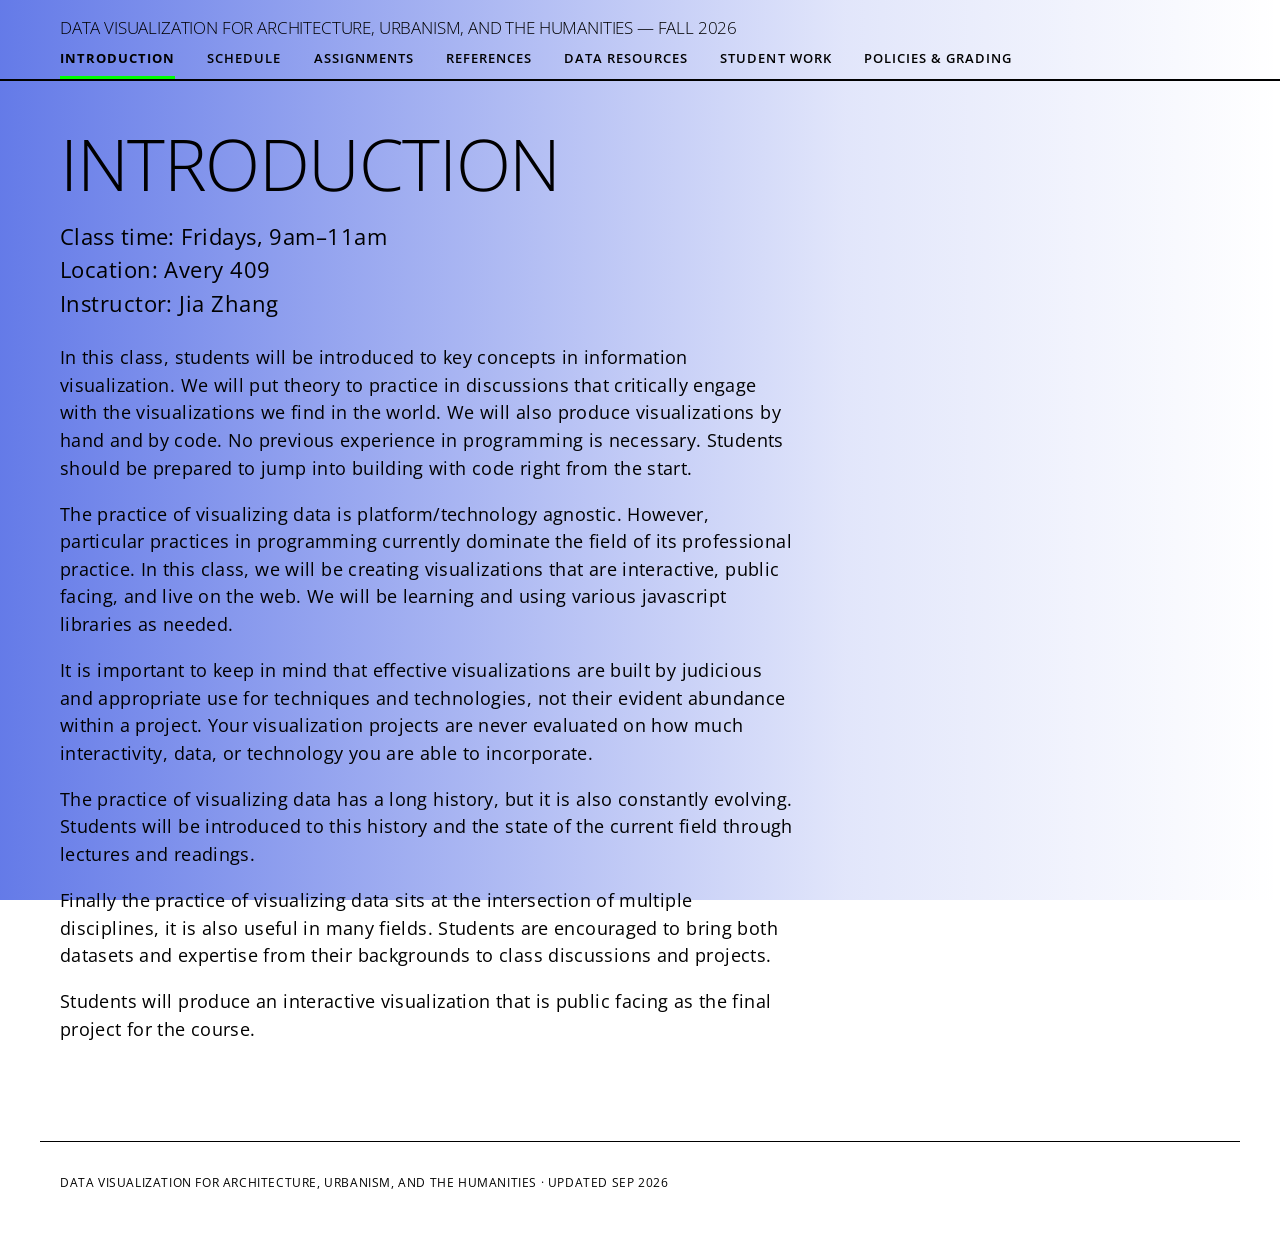
<file: index.html>
<!DOCTYPE html>
<html lang="en">
<head>
  <meta charset="UTF-8">
  <meta name="viewport" content="width=device-width, initial-scale=1.0">
  <title>Data Visualization for Architecture, Urbanism, and the Humanities — Fall 2026</title>
  <link rel="preconnect" href="https://fonts.googleapis.com">
  <link rel="preconnect" href="https://fonts.gstatic.com" crossorigin>
  <link href="https://fonts.googleapis.com/css2?family=Open+Sans:ital,wght@0,300..800;1,300..800&display=swap" rel="stylesheet">
  <link rel="stylesheet" href="css/style.css">
</head>
<body>
  <header>
    <div class="header-inner">
      <h1 class="site-title"><a href="index.html">Data Visualization for Architecture, Urbanism, and the Humanities — Fall 2026</a></h1>
      <nav>
        <a href="index.html" class="active">Introduction</a>
        <a href="schedule.html">Schedule</a>
        <a href="assignments.html">Assignments</a>
        <a href="references.html">References</a>
        <a href="data.html">Data Resources</a>
        <a href="student_work.html">Student Work</a>
        <a href="policies.html">Policies &amp; Grading</a>
      </nav>
    </div>
  </header>

  <main>
    <h1>Introduction</h1>
    <p class="intro-info">
      Class time: Fridays, 9am&ndash;11am<br>
      Location: Avery 409<br>
      Instructor: Jia Zhang
    </p>
    <p class="lede">In this class, students will be introduced to key concepts in information visualization. We will put theory to practice in discussions that critically engage with the visualizations we find in the world. We will also produce visualizations by hand and by code. No previous experience in programming is necessary. Students should be prepared to jump into building with code right from the start.</p>
    <p class="lede">The practice of visualizing data is platform/technology agnostic. However, particular practices in programming currently dominate the field of its professional practice. In this class, we will be creating visualizations that are interactive, public facing, and live on the web. We will be learning and using various javascript libraries as needed.</p>
    <p class="lede">It is important to keep in mind that effective visualizations are built by judicious and appropriate use for techniques and technologies, not their evident abundance within a project. Your visualization projects are never evaluated on how much interactivity, data, or technology you are able to incorporate.</p>
    <p class="lede">The practice of visualizing data has a long history, but it is also constantly evolving. Students will be introduced to this history and the state of the current field through lectures and readings.</p>
    <p class="lede">Finally the practice of visualizing data sits at the intersection of multiple disciplines, it is also useful in many fields. Students are encouraged to bring both datasets and expertise from their backgrounds to class discussions and projects.</p>
    <p class="lede">Students will produce an interactive visualization that is public facing as the final project for the course.</p>
  </main>

  <footer>
    Data Visualization for Architecture, Urbanism, and the Humanities &middot; Updated Sep 2026
  </footer>
</body>
</html>
</file>
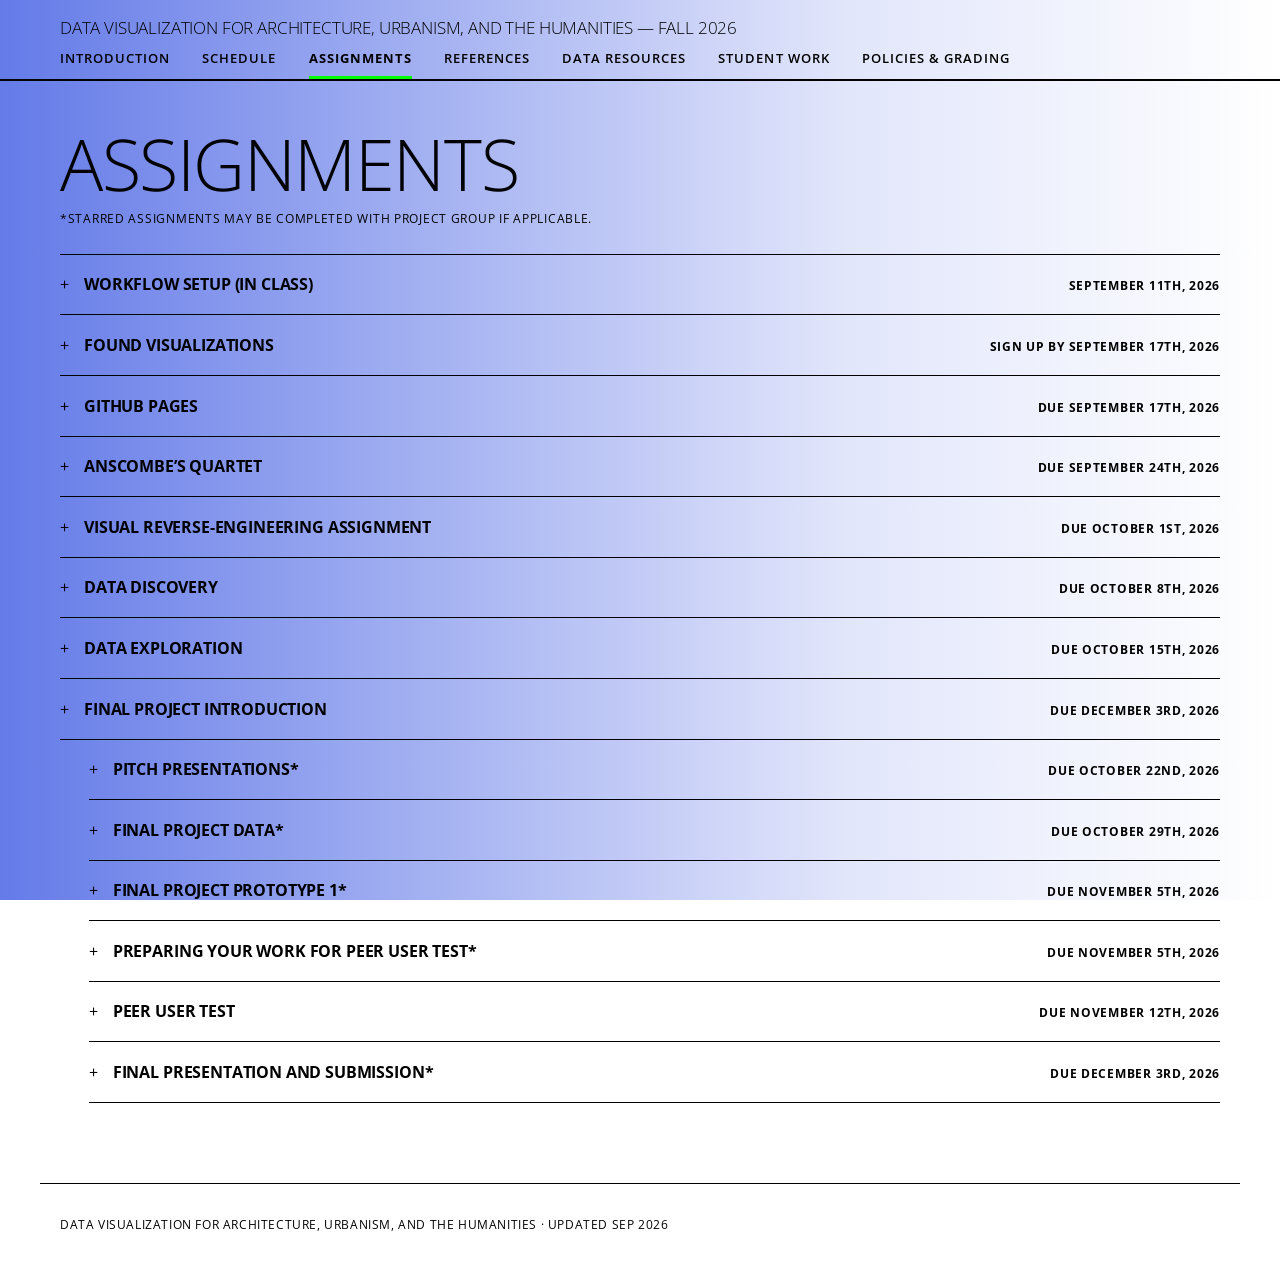
<file: assignments.html>
<!DOCTYPE html>
<html lang="en">
<head>
  <meta charset="UTF-8">
  <meta name="viewport" content="width=device-width, initial-scale=1.0">
  <title>Assignments — Data Visualization for Architecture, Urbanism, and the Humanities — Fall 2026</title>
  <link rel="preconnect" href="https://fonts.googleapis.com">
  <link rel="preconnect" href="https://fonts.gstatic.com" crossorigin>
  <link href="https://fonts.googleapis.com/css2?family=Open+Sans:ital,wght@0,300..800;1,300..800&display=swap" rel="stylesheet">
  <link rel="stylesheet" href="css/style.css">
</head>
<body>
  <header>
    <div class="header-inner">
      <h1 class="site-title"><a href="index.html">Data Visualization for Architecture, Urbanism, and the Humanities — Fall 2026</a></h1>
      <nav>
        <a href="index.html">Introduction</a>
        <a href="schedule.html">Schedule</a>
        <a href="assignments.html" class="active">Assignments</a>
        <a href="references.html">References</a>
        <a href="data.html">Data Resources</a>
        <a href="student_work.html">Student Work</a>
        <a href="policies.html">Policies &amp; Grading</a>
      </nav>
    </div>
  </header>

  <main>
    <h1>Assignments</h1>

    <p class="meta">*Starred assignments may be completed with project group if applicable.</p>

    <div class="accordion">
      <details class="accordion-item" id="workflow-setup">
        <summary>
          <span class="accordion-title">Workflow setup (in class)</span>
          <span class="meta">September 11th, 2026</span>
        </summary>
        <p><strong>Set up Visual Studio Code and Live Server</strong></p>
        <p>In this tutorial, you will install Visual Studio Code, add the Live Server extension, and use it to preview an HTML file in your browser.</p>

        <p><strong>Submission:</strong> None.</p>

        <p><strong>1. Download Visual Studio Code</strong></p>
        <p>Go to <a href="https://code.visualstudio.com/" target="_blank" rel="noopener">Visual Studio Code</a>. Download the version for your computer (Mac or Windows) and install it. Open Visual Studio Code after installation.</p>

        <p><strong>2. Install Live Server</strong></p>
        <p>In Visual Studio Code, click the Extensions icon on the left side of the window. Search for <code>Live Server</code>. Find the extension named Live Server by Ritwick Dey and click Install.</p>

        <p><strong>3. Download the class file</strong></p>
        <p>Download the file provided below and save it somewhere easy to find, such as your Documents or Desktop.</p>
        <p>File url: <a href="https://github.com/jjjiia/data_visualization_course/blob/main/maze_to_tree.html" target="_blank" rel="noopener">https://github.com/jjjiia/data_visualization_course/blob/main/maze_to_tree.html</a></p>

        <p><strong>4. Open the file in Visual Studio Code</strong></p>
        <p>In Visual Studio Code: File &rarr; Open File. Select the HTML file you downloaded. You should now see the HTML code in the editor.</p>

        <p><strong>5. Start Live Server</strong></p>
        <p>Right-click anywhere in the HTML code and select Open with Live Server. Your web browser should open automatically. You should now see the HTML file displayed as a webpage. The address will look something like:</p>
        <p><code>http://127.0.0.1:5500/filename.html</code></p>

        <p><strong>6. Test it</strong></p>
        <p>Make a small change to the HTML file&mdash;for example, change some text. Save the file: Command + S on Mac, Ctrl + S on Windows. Return to your browser. The page should automatically update. If it does, Visual Studio Code and Live Server are working correctly.</p>

        <p><strong>You&rsquo;re ready!</strong></p>
        <p>You will use this setup throughout the course to write, edit, and test HTML, CSS, JavaScript, and data visualizations.</p>
      </details>
      <details class="accordion-item" id="found-visualizations">
        <summary>
          <span class="accordion-title">Found visualizations</span>
          <span class="meta">Sign up by September 17th, 2026</span>
        </summary>
        <p><strong>Sign up by:</strong> September 17th, 2026</p>
        <p><strong>Goal:</strong> Share a data visualization that you found out in the wild.</p>
        <p><strong>Deliverables:</strong></p>
        <ul>
          <li>Sign up for a week to present your visualizations.</li>
          <li>At your assigned week, share a visualization and explain the data, audience, and topic as well as your evaluation of it. Use the questions below as reference to interrogate the visualization.</li>
          <li>After your share, submit the url or image of your visualization.</li>
        </ul>
        <p><strong>Sign up:</strong> <a href="https://calendar.app.google/Jf9YSQeHwYDibwqVA" target="_blank" rel="noopener">https://calendar.app.google/Jf9YSQeHwYDibwqVA</a></p>
        <p><strong>Submission:</strong> Link or image to Courseworks, sign up for a week here.</p>

        <p><strong>Questions for reference</strong></p>

        <p>Basics</p>
        <ul>
          <li>What is the topic?</li>
          <li>What is the data?</li>
          <li>What is the scope?</li>
          <li>Who made it?</li>
          <li>What&rsquo;s the takeaway?</li>
        </ul>

        <p>Credibility</p>
        <ul>
          <li>Do you believe what this visualization is communicating?</li>
          <li>Do you find the data source clearly cited?</li>
          <li>Do you find the data and how it is prepared credible?</li>
          <li>Are the limitations of this data clearly communicated?</li>
          <li>Do you find the visualization to be credible?</li>
        </ul>

        <p>Intended function</p>
        <ul>
          <li>Who is the intended audience?</li>
          <li>What is the setting and context?</li>
          <li>What&rsquo;s the point?</li>
        </ul>

        <p>Evaluation</p>
        <p>Visual design</p>
        <ul>
          <li>Does the form used efficiently and sufficiently represent the data?</li>
          <li>Is every important piece of data visually identifiable?</li>
          <li>Do visual elements have a clear hierarchy and consistency?</li>
        </ul>
        <p>Use of data</p>
        <ul>
          <li>Is this the best data for the story being told?</li>
          <li>Does the data used have the appropriate level of precision?</li>
        </ul>
        <p>Clarity</p>
        <ul>
          <li>Is there a descriptive title?</li>
          <li>Are important data points highlighted or annotated?</li>
          <li>Are dimensions of data clearly labeled? Annotations, axis, etc.</li>
          <li>Does the project as a whole provide enough knowledge and context to the intended audience?</li>
        </ul>
        <p>Story and intellectual intervention</p>
        <ul>
          <li>Does visualization make an argument or point of view clearly known?</li>
          <li>Is the story compelling?</li>
          <li>Is the length appropriate for the context?</li>
          <li>Does the visualization justify its own existence?</li>
        </ul>

        <p>Opportunities</p>
        <ul>
          <li>Where else have you seen visualizations like this?</li>
          <li>What else can we do with the same data?</li>
          <li>What if anything would we have done differently?</li>
          <li>Can it be remade for a different audience?</li>
          <li>What elements or techniques stand out and could be useful in our future work?</li>
        </ul>
      </details>
      <details class="accordion-item" id="github-pages">
        <summary>
          <span class="accordion-title">GitHub Pages</span>
          <span class="meta">Due September 17th, 2026</span>
        </summary>
        <p><strong>Assignment: Create and Publish Your First GitHub Pages Website</strong></p>

        <p><strong>Time estimate:</strong> 1&ndash;2 hours</p>

        <p><strong>Goal:</strong> create a GitHub repository, put a simple website into it, and publish that website using GitHub Pages.</p>

        <p>By the end, you will have:</p>
        <ul>
          <li>A GitHub account</li>
          <li>First GitHub repository</li>
          <li>A local copy of that repository on your computer</li>
          <li>An index.html webpage</li>
          <li>Your first Git commit</li>
          <li>Your first GitHub push</li>
          <li>A publicly accessible website</li>
        </ul>

        <p>Your final website will have a URL like:<br><code>https://YOUR-USERNAME.github.io/YOUR-REPOSITORY/</code></p>

        <p><strong>Part 1: Create a GitHub account</strong></p>
        <p>If you do not already have one, create a GitHub account at <a href="https://github.com" target="_blank" rel="noopener">GitHub</a>. Your GitHub username will become part of the URL for your website.</p>

        <p><strong>Part 2: Install Git</strong></p>
        <p>You will use Git from the Terminal to manage and publish your files. Open Terminal and type:</p>
        <p><code>git --version</code></p>
        <p>If Git is installed, you should see something similar to:</p>
        <p><code>git version 2.x.x</code></p>
        <p>If you are using a Mac, Git may already be installed. If you are using Windows, download Git from <a href="https://git-scm.com" target="_blank" rel="noopener">Git SCM</a>.</p>

        <p><strong>Part 3: Configure Git</strong></p>
        <p>In Terminal, enter:</p>
        <p><code>git config --global user.name "Your Name"</code></p>
        <p>Then:</p>
        <p><code>git config --global user.email "your-email@example.com"</code></p>
        <p>Use the email associated with your GitHub account. You can check your settings with:</p>
        <p><code>git config --global --list</code></p>

        <p><strong>Part 3: Create a Personal Access Token</strong></p>
        <p>When you use Git from the Terminal to communicate with GitHub over HTTPS, GitHub does not use your normal account password. For this assignment, you will create a fine-grained Personal Access Token (PAT). A token acts as a credential that allows Git to communicate with your GitHub account.</p>
        <p><strong>Security warning</strong><br>Treat your token like a password. Never:</p>
        <ul>
          <li>Put it in an HTML file</li>
          <li>Put it in JavaScript</li>
          <li>Upload it to GitHub</li>
          <li>Email it to someone</li>
          <li>Post it in Slack or Discord</li>
          <li>Include it in a screenshot</li>
        </ul>
        <p>Go to your GitHub settings and find:<br>Settings &rarr; Developer settings &rarr; Personal access tokens &rarr; Fine-grained tokens</p>
        <p>Choose: Generate new token</p>
        <p>Give the token a name such as: <code>class-github</code></p>
        <p>Set an expiration date, give the token permission to read and write repository contents. Then generate the token.</p>
        <p><strong>Important:</strong> GitHub will only show you the token when it is generated. Copy it temporarily to a secure place. You will use it when Git asks for your password. When Git asks <code>Username:</code> enter your GitHub username. When it asks <code>Password:</code> paste your Personal Access Token.</p>

        <p><strong>Part 4: Create your repository on GitHub</strong></p>
        <p>Go to GitHub. Click: New repository. Give your repository a simple name (YOUR-REPO-NAME below) that is descriptive of your project, it will appear in the second part of your URL: <code>YOUR-USERNAME.github.io/YOUR-REPO-NAME</code>. Set the repository to: Public. Then click: Create repository.</p>

        <p><strong>Part 6: Create local folder and add your name</strong></p>
        <p>Download the file provided below, rename it index.html and place it in your class project folder on your computer. This folder will be your repo for this assignment.</p>
        <p>File url: <a href="https://github.com/jjjiia/data_visualization_course/blob/main/maze_to_tree.html" target="_blank" rel="noopener">https://github.com/jjjiia/data_visualization_course/blob/main/maze_to_tree.html</a></p>
        <p>Edit this html file as much or little as you want to familiarize yourself with the class workflow. When you are satisfied with how it looks locally, go on to the next step.</p>

        <p><strong>Part 7: Connect to GitHub</strong></p>

        <p><strong>7A. Open Terminal in your website folder</strong></p>
        <p>First, find the folder containing your website files. For example, if your website is in your Documents folder:</p>
        <p><code>cd ~/Documents/my-first-website</code></p>
        <p>You can check that you are in the correct folder with:</p>
        <p><code>ls</code></p>
        <p>You should see your website files. For example: <code>index.html</code></p>

        <p><strong>7B. Turn the folder into a Git repository</strong></p>
        <p>Run:</p>
        <p><code>git init</code></p>
        <p>You should see something like: <code>Initialized empty Git repository...</code> You have now turned your existing website folder into a Git repository.</p>

        <p><strong>7C. Connect your folder to GitHub</strong></p>
        <p>Now you need to tell your local Git repository where its online GitHub repository is located. On GitHub, open the repository you created earlier and follow the steps listed there or the steps below. These steps will connect your local folder to the repo online and allow you to push whatever code you write to it. Back in Terminal, run:</p>
        <p><code>git remote add origin https://github.com/YOUR-USERNAME/my-first-website.git</code></p>
        <p>For example:</p>
        <p><code>git remote add origin https://github.com/janedoe/my-first-website.git</code></p>

        <p><strong>7D. Add your files</strong></p>
        <p>Tell Git to track the files in your website:</p>
        <p><code>git add .</code></p>
        <p>Then check:</p>
        <p><code>git status</code></p>
        <p>You should see your website files listed as files ready to be committed.</p>

        <p><strong>7E. Make your first commit</strong></p>
        <p>Create your first commit:</p>
        <p><code>git commit -m "Create first website"</code></p>
        <p>A commit is a saved snapshot of your project.</p>

        <p><strong>7F. Connect your main branch</strong></p>
        <p>Your GitHub repository uses a branch called main. To make sure your local branch is also called main, run:</p>
        <p><code>git branch -M main</code></p>

        <p><strong>7G. Push your website to GitHub</strong></p>
        <p>Now send your website files to GitHub:</p>
        <p><code>git push -u origin main</code></p>
        <p>The origin tells Git which remote repository to push to. The main tells Git which branch to push. The -u tells Git to remember this connection so that future pushes can simply use:</p>
        <p><code>git push</code></p>
        <p>If Git asks for your credentials, enter your GitHub username and use your Personal Access Token as the password.</p>

        <p><strong>7H. Check GitHub</strong></p>
        <p>Go back to your repository on GitHub and refresh the page. You should now see your website files in the repository. For example:</p>
        <p><code>my-first-website<br>&nbsp;&nbsp;&nbsp;&nbsp;&#9500;&#9472;&#9472;index.html<br>&nbsp;&nbsp;&nbsp;&nbsp;&#9500;&#9472;&#9472;style.css<br>&nbsp;&nbsp;&nbsp;&nbsp;&#9492;&#9472;&#9472;images/</code></p>
        <p>Your existing website is now stored on GitHub.</p>

        <p><strong>Part 8: Turn on GitHub Pages</strong></p>
        <p>Now we will turn the repository into a website. On your GitHub repository, click: Settings. Then: Pages. Under: Build and deployment. Choose: Source: Deploy from a branch. Then select: Branch: main. And: Folder: / (root). Click: Save. GitHub will now build your website from the files in your repository.</p>

        <p><strong>Part 9: Find your website and submit</strong></p>
        <p>Your website will be located at:<br><code>https://YOUR-USERNAME.github.io/YOUR-REPOSITORY/</code></p>
        <p>Notice the difference:</p>
        <ul>
          <li>The first is where your code and files live &mdash; GitHub repository: <code>https://github.com/janedoe/my-first-website</code></li>
          <li>The second is where your website lives &mdash; GitHub Pages website: <code>https://janedoe.github.io/my-first-website/</code></li>
        </ul>
        <p>It can take several minutes for the site to become available. Submit to Courseworks your published website only.</p>

        <p><strong>For your reference</strong></p>
        <p><strong>Git</strong> &mdash; Software on your computer that tracks changes to your files.</p>
        <p><strong>GitHub</strong> &mdash; An online service where your Git repositories can be stored and shared.</p>
        <p><strong>Repository</strong> &mdash; A project folder managed by Git. Your repository contains your HTML, CSS, JavaScript, images, and other project files.</p>
        <p><strong>GitHub Pages</strong> &mdash; A service that publishes static files from a GitHub repository as a website.</p>
      </details>
      <details class="accordion-item" id="anscombes-quartet">
        <summary>
          <span class="accordion-title">Anscombe&rsquo;s Quartet</span>
          <span class="meta">Due September 24th, 2026</span>
        </summary>
        <p><strong>D3 Tutorial: Anscombe&rsquo;s Quartet</strong></p>
        <p><strong>Due:</strong> September 24th, 2026<br><strong>Assigned:</strong> September 18th, 2026</p>

        <p><strong>Time estimate:</strong> 1&ndash;2 hours</p>

        <p><strong>Submission:</strong> Upload to your GitHub account and submit URL to Courseworks.</p>

        <p>In this tutorial, we will use D3.js to:</p>
        <ul>
          <li>Load Anscombe&rsquo;s Quartet CSV data.</li>
          <li>Draw a scatter plot using one set of numbers.</li>
          <li>Turn our drawing code into a reusable function.</li>
          <li>Use that function to draw all four datasets.</li>
        </ul>

        <p><strong>1. Set up your files</strong></p>
        <p>Create a folder called:</p>
        <p><code>anscombes-quartet</code></p>
        <p>Inside the folder, create:</p>
        <p><code>index.html</code><br><code>script.js</code></p>
        <p>You can use Visual Studio Code + Live Server to work on the project.</p>

        <p><strong>2. Add D3 to your HTML</strong></p>
        <p>Open <code>index.html</code> and add:</p>
        <pre class="code-block">&lt;!DOCTYPE html&gt;
&lt;html&gt;
&lt;head&gt;
  &lt;meta charset="UTF-8"&gt;
  &lt;title&gt;Anscombe's Quartet&lt;/title&gt;
&lt;/head&gt;

&lt;body&gt;

  &lt;div id="chart"&gt;the chart will go here&lt;/div&gt;

  &lt;script src="https://d3js.org/d3.v7.min.js"&gt;&lt;/script&gt;
  &lt;script src="script.js"&gt;&lt;/script&gt;

&lt;/body&gt;
&lt;/html&gt;</pre>
        <p>The first script loads D3. The second loads the JavaScript that we will write.</p>

        <p><strong>3. Get the data</strong></p>
        <p>Anscombe&rsquo;s Quartet contains four datasets. Each dataset has an x and y variable. Download <code>anscombe.csv</code> and put it in the same folder.</p>

        <p><strong>4. Load the data</strong></p>
        <p>Open <code>script.js</code>. Start by loading the CSV:</p>
        <pre class="code-block">d3.csv("anscombe.csv").then(function(data) {

  console.log(data); //This prints out the data

});</pre>
        <p>Open your browser&rsquo;s developer console. You should see the data printed there.</p>
        <p><strong>Important:</strong> CSV data is loaded as text. We need to convert x and y into numbers. Change your code to:</p>
        <pre class="code-block">d3.csv("anscombe.csv").then(function(data) {

  data.forEach(function(d) {
    d.x = +d.x;
    d.y = +d.y;
  });

  console.log(data);

});</pre>
        <p>The <code>+</code> converts a value such as <code>"10"</code> into the number <code>10</code>.</p>

        <p><strong>5. Make an SVG</strong></p>
        <p>Inside the <code>then</code> function, create an SVG:</p>
        <pre class="code-block">d3.csv("anscombe.csv").then(function(data) {

  data.forEach(function(d) {
    d.x = +d.x;
    d.y = +d.y;
  });

  const width = 500;
  const height = 500;

  const svg = d3.select("#chart")
    .append("svg")
    .attr("width", width)
    .attr("height", height);

});</pre>
        <p>We now have a blank 500 &times; 500 SVG.</p>

        <p><strong>6. Create scales</strong></p>
        <p>We need to convert our data values into positions on the screen. Create an x scale:</p>
        <pre class="code-block">const xScale = d3.scaleLinear()
  .domain([0, 20])
  .range([50, 450]);</pre>
        <p>And a y scale:</p>
        <pre class="code-block">const yScale = d3.scaleLinear()
  .domain([0, 12])
  .range([450, 50]);</pre>
        <p>Notice that the y range goes from 450 to 50. This is because SVG&rsquo;s y-coordinate starts at the top of the screen.</p>

        <p><strong>7. Draw the first dataset</strong></p>
        <p>Let&rsquo;s start with Dataset I. Filter the data:</p>
        <pre class="code-block">const dataset1 = data.filter(function(d) {
  return d.dataset === "I";
});</pre>
        <p>Now use D3 to create a circle for every observation:</p>
        <pre class="code-block">svg.selectAll("circle")
  .data(dataset1)
  .join("circle")
  .attr("cx", function(d) {
    return xScale(d.x);
  })
  .attr("cy", function(d) {
    return yScale(d.y);
  })
  .attr("r", 5);</pre>
        <p>You should now see a scatter plot.</p>

        <p><strong>8. Add axes</strong></p>
        <p>Create the axes:</p>
        <pre class="code-block">const xAxis = d3.axisBottom(xScale);
const yAxis = d3.axisLeft(yScale);</pre>
        <p>Add them to the SVG:</p>
        <pre class="code-block">svg.append("g")
  .attr("transform", "translate(0, 450)")
  .call(xAxis);

svg.append("g")
  .attr("transform", "translate(50, 0)")
  .call(yAxis);</pre>
        <p>Now your scatter plot should have axes.</p>

        <p><strong>9. Put the drawing code into a function</strong></p>
        <p>Right now, our code only draws Dataset I. But the four datasets have exactly the same structure. Instead of writing the same code four times, we can create a function. Create:</p>
        <pre class="code-block">function drawScatterplot(dataset) {

  // drawing code goes here

}</pre>
        <p>Move the circle-drawing code into the function:</p>
        <pre class="code-block">function drawScatterplot(dataset) {

  svg.selectAll("circle")
    .data(dataset)
    .join("circle")
    .attr("cx", function(d) {
      return xScale(d.x);
    })
    .attr("cy", function(d) {
      return yScale(d.y);
    })
    .attr("r", 5);

}</pre>
        <p>Now we can call the function:</p>
        <pre class="code-block">drawScatterplot(dataset1);</pre>

        <p><strong>10. Draw the other datasets</strong></p>
        <p>Create the other three datasets:</p>
        <pre class="code-block">const dataset2 = data.filter(function(d) {
  return d.dataset === "II";
});

const dataset3 = data.filter(function(d) {
  return d.dataset === "III";
});

const dataset4 = data.filter(function(d) {
  return d.dataset === "IV";
});</pre>
        <p>Now we could call our function for each dataset:</p>
        <pre class="code-block">drawScatterplot(dataset1);
drawScatterplot(dataset2);
drawScatterplot(dataset3);
drawScatterplot(dataset4);</pre>
        <p>However, there is one problem: all four datasets are being drawn into the same SVG. Instead, let&rsquo;s create a separate SVG for each dataset.</p>

        <p><strong>11. Make the function create the entire chart</strong></p>
        <p>Move the SVG creation into the function:</p>
        <pre class="code-block">function drawScatterplot(dataset) {

  const width = 500;
  const height = 500;

  const svg = d3.select("#chart")
    .append("svg")
    .attr("width", width)
    .attr("height", height);

  const xScale = d3.scaleLinear()
    .domain([0, 20])
    .range([50, 450]);

  const yScale = d3.scaleLinear()
    .domain([0, 12])
    .range([450, 50]);

  svg.selectAll("circle")
    .data(dataset)
    .join("circle")
    .attr("cx", function(d) {
      return xScale(d.x);
    })
    .attr("cy", function(d) {
      return yScale(d.y);
    })
    .attr("r", 5);

  svg.append("g")
    .attr("transform", "translate(0, 450)")
    .call(d3.axisBottom(xScale));

  svg.append("g")
    .attr("transform", "translate(50, 0)")
    .call(d3.axisLeft(yScale));
}</pre>
        <p>Now the function takes a dataset and creates a complete scatter plot.</p>

        <p><strong>12. Call the function four times</strong></p>
        <p>At the bottom of your <code>d3.csv()</code> function, call:</p>
        <pre class="code-block">drawScatterplot(dataset1);
drawScatterplot(dataset2);
drawScatterplot(dataset3);
drawScatterplot(dataset4);</pre>
        <p>You should now have four scatter plots. The important idea is that we wrote the drawing code once and reused it four times.</p>

        <p><strong>Extra credit</strong></p>
        <p>Make each chart a different color without redrawing, by passing a color variable into the function and using it for the circle fill.</p>
      </details>
      <details class="accordion-item" id="visual-reverse-engineering-assignment">
        <summary>
          <span class="accordion-title">Visual reverse-engineering assignment</span>
          <span class="meta">Due October 1st, 2026</span>
        </summary>
        <p><strong>Due:</strong> October 1st, 2026<br><strong>Assigned:</strong> September 25th, 2026</p>

        <p><strong>Goal:</strong> Find an existing data visualization on the web and recreate it in code as accurately as you can. Once you have achieved a close visual reproduction, extend the visualization by adding interactive elements of your own choosing.</p>

        <p><strong>Submission:</strong> Submit the link to the public page as well as link to the github repository for your work to Courseworks.</p>

        <p><strong>Deliverables:</strong></p>
        <p>A github repository containing the following elements and published as a page hosted by GitHub.</p>
        <ul>
          <li>Your HTML/CSS/JavaScript files</li>
          <li>Any data files required by your visualization</li>
          <li>Any images or assets you created or used</li>
          <li>A screenshot of the original visualization</li>
          <li>A link to the original visualization</li>
        </ul>
        <p>Your project should run locally without requiring the original website.</p>

        <p><strong>Part 1: Find a visualization</strong></p>
        <p>Find a data visualization that you think is interesting and that you can reasonably recreate with HTML, CSS, JavaScript, and/or D3.</p>
        <p>Your visualization can come from:</p>
        <ul>
          <li>A news organization</li>
          <li>A book</li>
          <li>A newspaper</li>
          <li>A movie</li>
          <li>A government agency</li>
          <li>A research organization</li>
          <li>A data visualization studio</li>
          <li>An individual designer</li>
          <li>An online publication</li>
          <li>Any other publicly available website</li>
        </ul>
        <p>Look for visualizations that have enough complexity to give you something interesting to code, but aren&rsquo;t so complicated that reproducing them is unrealistic.</p>

        <p><strong>Part 2: Study the original</strong></p>
        <p>Before you begin coding, carefully examine the visualization. Pay attention to:</p>
        <ul>
          <li>Layout</li>
          <li>Typography</li>
          <li>Colors</li>
          <li>Spacing</li>
          <li>Alignment</li>
          <li>Chart dimensions</li>
          <li>Labels and annotations</li>
          <li>Legends</li>
          <li>Axes</li>
          <li>Shapes and marks</li>
          <li>Backgrounds</li>
          <li>Borders</li>
          <li>Icons</li>
          <li>Tooltips</li>
          <li>Scrolling behavior</li>
          <li>Animations</li>
          <li>Responsive behavior</li>
          <li>Interactions</li>
        </ul>
        <p>Take a screenshot of the original visualization for comparison.</p>

        <p><strong>Part 3: Recreate it</strong></p>
        <p>Using code, recreate the visualization as closely as possible. Try to match the original:</p>
        <ul>
          <li>Visual hierarchy</li>
          <li>Positioning</li>
          <li>Scale</li>
          <li>Typography</li>
          <li>Color</li>
          <li>Data representation</li>
          <li>Labels</li>
          <li>Annotations</li>
          <li>Overall composition</li>
        </ul>
        <p>You should use the original visualization as your visual reference throughout the coding process.</p>
        <p>If the original visualization uses a dataset that is publicly available, use the original data whenever possible. If the original data is not available, you may use a comparable dataset, but your submission should explain this choice.</p>
        <p><strong>Important:</strong> Do not simply embed the original visualization, take a screenshot of it, or use an iframe. The visualization must be recreated with your own HTML/CSS/JavaScript code.</p>

        <p><strong>Part 4: Add your own interactions</strong></p>
        <p>Once your static reproduction is working, add at least two interactive elements. These interactions are where you can begin to make the visualization your own.</p>
        <p>Possible interactions include:</p>
        <ul>
          <li>Hover states</li>
          <li>Tooltips</li>
          <li>Filtering</li>
          <li>Sorting</li>
          <li>Buttons</li>
          <li>Dropdown menus</li>
          <li>Checkboxes</li>
          <li>Sliders</li>
          <li>Highlighting</li>
          <li>Searching</li>
          <li>Zooming</li>
          <li>Panning</li>
          <li>Selecting data points</li>
          <li>Changing the displayed metric</li>
          <li>Showing/hiding categories</li>
          <li>Animated transitions</li>
          <li>Scrubbing through time</li>
          <li>Clicking an element to reveal additional information</li>
        </ul>
        <p>You can modify the original visualization&rsquo;s behavior or introduce interactions that were not present in the original.</p>
      </details>
      <details class="accordion-item" id="data-discovery">
        <summary>
          <span class="accordion-title">Data discovery</span>
          <span class="meta">Due October 8th, 2026</span>
        </summary>
        <p><strong>Due:</strong> October 8th, 2026<br><strong>Assigned:</strong> October 2nd, 2026</p>

        <p><strong>Goal:</strong> Explore the world of publicly available data.</p>

        <p><strong>Submission:</strong> Submit link to dataset in Courseworks.</p>

        <p>Explore at least five different data sources. Find a dataset or data publisher you think is interesting. Research how and why a particular dataset was collected/made. Share your findings with the class.</p>

        <p>Answer these questions:</p>
        <ul>
          <li>What is the dataset?</li>
          <li>Where does it come from? Who made it?</li>
          <li>Why? What was its original purpose?</li>
          <li>What makes it interesting?</li>
          <li>What are some issues you anticipate using it? Where does it fall short?</li>
        </ul>
      </details>
      <details class="accordion-item" id="data-exploration">
        <summary>
          <span class="accordion-title">Data exploration</span>
          <span class="meta">Due October 15th, 2026</span>
        </summary>
        <p><strong>Due:</strong> October 15th, 2026<br><strong>Assigned:</strong> October 9th, 2026</p>

        <p><strong>Time estimate:</strong> 2&ndash;3 hours</p>

        <p><strong>Submission:</strong> Upload working chart and a readme document answering questions in steps 2&ndash;4 to GitHub, submit URL to Courseworks.</p>

        <p><strong>Goal:</strong> Find a publicly available dataset that interests you and explore what you could do with it. Explore a dataset, learn what it contains, identify interesting patterns or questions, sketch out some ideas, then make your first chart with interactivity.</p>

        <p><strong>Steps</strong></p>

        <p><strong>Step 1: Find a dataset</strong></p>
        <p>Find a dataset that you are genuinely interested in exploring. Your dataset should be:</p>
        <ul>
          <li>Publicly available</li>
          <li>Accessible online</li>
          <li>Large or complex enough to support exploration</li>
          <li>Related to a topic you find interesting</li>
          <li>Available in a format you can work with, such as CSV, Excel, JSON, or an accessible API</li>
        </ul>

        <p><strong>Step 2: Document the dataset</strong></p>
        <p>Provide basic information about your dataset. Include:</p>
        <ul>
          <li>Dataset name</li>
          <li>Source/organization</li>
          <li>URL</li>
          <li>Date accessed</li>
          <li>Brief description</li>
          <li>Time period covered</li>
          <li>Geographic coverage, if applicable</li>
          <li>Number of rows</li>
          <li>Number of columns</li>
          <li>File format</li>
          <li>Data license or terms of use</li>
        </ul>

        <p><strong>Step 3: Explore the data</strong></p>
        <p>Spend some time actually looking at the data. Identify:</p>
        <ul>
          <li>Important variables</li>
          <li>Numerical variables</li>
          <li>Categorical variables</li>
          <li>Dates or time variables</li>
          <li>Geographic variables</li>
          <li>Variables that you find particularly interesting</li>
          <li>Missing or unusual values</li>
          <li>Potential problems or limitations</li>
        </ul>
        <p>Calculate some basic descriptive statistics where appropriate. For example:</p>
        <ul>
          <li>Minimum</li>
          <li>Maximum</li>
          <li>Mean</li>
          <li>Median</li>
          <li>Range</li>
          <li>Counts</li>
          <li>Percentages</li>
          <li>Number of unique values</li>
        </ul>
        <p>You do not need to calculate statistics for every variable. Focus on variables that seem potentially useful.</p>

        <p><strong>Step 4: Ask questions</strong></p>
        <p>Based on your exploration, come up with at least 3 questions that you could potentially answer with the dataset.</p>
        <ul>
          <li>Comparisons</li>
          <li>Rankings</li>
          <li>Distributions</li>
          <li>Relationships between variables</li>
          <li>Differences between groups</li>
          <li>Geographic patterns</li>
          <li>Changes over time</li>
          <li>Unusual or unexpected observations</li>
        </ul>

        <p><strong>Step 5: Propose uses</strong></p>
        <p>Think about what you could make with this dataset and propose 3 possibilities, sketch out ideas visually.</p>
        <ul>
          <li>What would it show or do?</li>
          <li>Who will find it useful or interesting?</li>
          <li>Why is this important?</li>
        </ul>

        <p><strong>Step 6: Make a chart</strong></p>
        <p>Use what you already know of D3 and graphical forms, create 1 chart based on the data. There is no need to include the entirety of the data set, carefully choose your scope.</p>
        <p>Your chart should include:</p>
        <ul>
          <li>Data source citing</li>
          <li>Title and subtitle</li>
          <li>Axis and labels</li>
          <li>When helpful, additional information revealed by interactivity.</li>
        </ul>
      </details>
      <details class="accordion-item" id="final-project-introduction">
        <summary>
          <span class="accordion-title">Final project introduction</span>
          <span class="meta">Due December 3rd, 2026</span>
        </summary>
        <p>Individually or in teams of 2, you will gather, analyze, synthesize and represent data interactively on a subject of your choosing. The final project is an opportunity for you to explore a topic that you are interested in. The final allows you to plan in detail and produce a data-driven story which you can tell visually and interactively. Some class time will be devoted to getting feedback on your progress each week.</p>

        <p><strong>Getting started</strong></p>
        <p>If you already have a dataset you would like to work with&hellip;</p>
        <ul>
          <li>Start by gaining an understanding of the limits and capabilities of the dataset to answer particular questions.</li>
          <li>Get the summary statistics of the dataset &mdash; dimensions, size, averages, distributions.
            <ul>
              <li>Refer to different types of scales (nominal, ordinal, interval, ratio) and what operations can be conducted with them.</li>
              <li>Choose summary methods that align with your dataset.</li>
            </ul>
          </li>
          <li>Using the summaries and your new understanding, look for trends, outliers, and relationships within this dataset and think about the types of stories you can tell with it.</li>
        </ul>
        <p>If you have an area of interest that you would like to explore&hellip;</p>
        <ul>
          <li>Start by posing an initial question whose answers would address one of these interests.</li>
          <li>Think about the possible dataset that you would need in order to answer your question and search them out.
            <ul>
              <li>You may have to adjust your questions in scope or focus as you navigate the available datasets.</li>
              <li>You may find a dataset in your search that allows you to formulate a new question to pursue.</li>
            </ul>
          </li>
        </ul>
        <p>In both cases above, ask yourself&hellip;</p>
        <ul>
          <li>What kind of story is it? For example:
            <ul>
              <li>Is it a story about change?</li>
              <li>Is there a subset of the data that forms an interesting relationship to the whole?</li>
            </ul>
          </li>
          <li>Has your project been done? Do a search of existing projects that relate to your subject.
            <ul>
              <li>How can you improve on the existing?</li>
              <li>Are there unique characteristics or aspects of this data or story that are not well publicized or widely communicated?</li>
              <li>Are there crucial groups of audiences missing because of how data is currently presented?</li>
              <li>Are there better representations than what is currently used?</li>
            </ul>
          </li>
          <li>Are there peripheral but related datasets that support your project?
            <ul>
              <li>For example: think about qualitative data such as personal experiences or anecdotes that will round out your visualization.</li>
            </ul>
          </li>
        </ul>

        <p><strong>Evaluation</strong></p>
        <p>The general criteria for evaluating your project is based on whether it is clear, engaging, and effective.</p>
        <ul>
          <li>Effective communication of data</li>
          <li>Sensible and functional interaction</li>
          <li>Appropriateness of technical implementation and visual components</li>
          <li>Clear storytelling and motivation</li>
          <li>Visual design</li>
        </ul>
        <p>Also refer to the &ldquo;Reading Visualizations&rdquo; worksheet for specific questions.</p>

        <p><strong>Milestones and deliverables</strong></p>
        <ul>
          <li><a href="#pitch-presentations">Pitch</a></li>
          <li><a href="#final-project-data">Data</a></li>
          <li><a href="#preparing-for-peer-user-test">User testing prep</a></li>
          <li><a href="#peer-user-test">User testing conduct</a></li>
          <li><a href="#final-project">Final presentation</a></li>
          <li><a href="#final-project">Final code</a></li>
        </ul>
      </details>
      <details class="accordion-item sub-item" id="pitch-presentations">
        <summary>
          <span class="accordion-title">Pitch presentations*</span>
          <span class="meta">Due October 22nd, 2026</span>
        </summary>
        <p><strong>Due:</strong> October 22nd, 2026</p>
        <p><strong>Goal:</strong> Present early project ideas and research to class for discussion.</p>
        <p><strong>Deliverable:</strong> Slide presentation or document submitted to Courseworks on Thursday. Pitches will be presented in class.</p>
        <p><strong>Order</strong></p>
        <p>I will generate a random order and open all your presentations on the classroom computer before class in that order.</p>
        <p><strong>Content</strong></p>
        <p>Please consider including some elements of each of these:</p>
        <ul>
          <li>Project name and group/author name(s)</li>
          <li>Motivation and approach, the origins of your idea</li>
          <li>References and similar project</li>
          <li>Investigation of the data and summary of its contents</li>
          <li>The story you want to tell with the data</li>
          <li>Preliminary storyboards and sketches, can be done by hand</li>
          <li>Your biggest anticipated challenge. What is the hardest part of your project</li>
          <li>Next steps for completing project</li>
          <li>Any specific advice or feedback you are seeking from the class</li>
        </ul>
        <p><strong>Time limit</strong></p>
        <p>Presentations are 5-8 minutes long followed by 5 minutes of feedback.</p>
      </details>
      <details class="accordion-item sub-item" id="final-project-data">
        <summary>
          <span class="accordion-title">Final project data*</span>
          <span class="meta">Due October 29th, 2026</span>
        </summary>
        <p><strong>Due:</strong> October 29th, 2026</p>

        <p><strong>Goal:</strong> Acquire, document, and validate the datasets you plan to use for your final project. You should be able to clearly explain where your data came from, what it contains, and what you learned about the data through basic statistical analysis.</p>

        <p><strong>Submission:</strong> Make a final project repo containing data document and share the URL to the document via Courseworks.</p>

        <p><strong>Deliverables:</strong></p>
        <p>Submit a document containing your data sources, data dimensions, licensing information, descriptive statistics, and data-validation findings, along with links to your datasets.</p>

        <p><strong>Steps</strong></p>

        <p><strong>1. Documented data sources</strong></p>
        <p>For each dataset, provide:</p>
        <ul>
          <li>Name of the dataset</li>
          <li>Organization or person that produced it</li>
          <li>URL or location where you obtained it</li>
          <li>Date you accessed it</li>
          <li>Brief description of what the dataset contains</li>
          <li>Try to download it to ensure it is manageable</li>
        </ul>

        <p><strong>2. Describe the size and structure of your data</strong></p>
        <p>Include:</p>
        <ul>
          <li>Number of rows</li>
          <li>Number of columns</li>
          <li>What each row represents</li>
          <li>What each important column represents</li>
          <li>Data types of important variables</li>
          <li>Coverage: time period, geography</li>
          <li>When it was last updated, and when it will be updated next</li>
        </ul>

        <p><strong>3. Determine how you are allowed to use the data</strong></p>
        <p>Document:</p>
        <ul>
          <li>The data license or terms of use</li>
          <li>Whether the data is public domain, open data, copyrighted, etc.</li>
          <li>Any attribution requirements</li>
          <li>Any restrictions on modification, redistribution, or commercial use</li>
          <li>A link to the original license or terms of use</li>
        </ul>

        <p><strong>4. Use descriptive statistics to explore and validate your data</strong></p>
        <p>Choose several variables that will be important to your final project and answer questions such as:</p>

        <p>For numerical variables:</p>
        <ul>
          <li>What is the minimum value?</li>
          <li>What is the maximum value?</li>
          <li>What is the mean?</li>
          <li>What is the median?</li>
          <li>What is the range?</li>
          <li>What is the standard deviation?</li>
          <li>What are the 25th and 75th percentiles?</li>
          <li>Are there obvious outliers?</li>
          <li>Is the distribution approximately symmetrical, or is it skewed?</li>
        </ul>

        <p>For categorical variables:</p>
        <ul>
          <li>How many unique categories are there?</li>
          <li>What are the most common categories?</li>
          <li>How many observations are in each major category?</li>
          <li>Are there categories with very few observations?</li>
          <li>Are there missing or unknown categories?</li>
        </ul>

        <p>For dates or time variables:</p>
        <ul>
          <li>What is the earliest date?</li>
          <li>What is the latest date?</li>
          <li>How many observations occur in each relevant time period?</li>
          <li>Are there gaps in the data?</li>
          <li>Are some time periods substantially over- or under-represented?</li>
        </ul>

        <p>For geographic data:</p>
        <ul>
          <li>How many unique geographic areas are represented?</li>
          <li>Which geographic areas have the most observations?</li>
          <li>Which have the fewest?</li>
          <li>Are any expected geographic areas missing?</li>
        </ul>

        <p><strong>Descriptive statistics prompts</strong></p>
        <p>Use the following prompts to guide your analysis, focus on the variables that are most relevant to your final project.</p>
        <ul>
          <li>What does a typical observation look like in your dataset?</li>
          <li>What are the most common and least common values or categories?</li>
          <li>What is the range of values in your most important numerical variables?</li>
          <li>How different are the observations from one another?</li>
          <li>Are there unusually large or small values that might affect your analysis?</li>
          <li>Are there missing values? If so, how many and where?</li>
          <li>Are some categories much more represented than others?</li>
          <li>Are there unexpected values that might indicate a data-quality problem?</li>
          <li>What patterns or distributions do you notice that might be important for your final visualization?</li>
          <li>What did you learn about your dataset from the descriptive statistics that you did not know before analyzing it?</li>
        </ul>

        <p><strong>5. Based on your exploration, identify any problems you found in the data</strong></p>
        <p>Consider:</p>
        <ul>
          <li>Missing values</li>
          <li>Duplicate records</li>
          <li>Unexpected values</li>
          <li>Inconsistent categories</li>
          <li>Outliers</li>
          <li>Incorrect data types</li>
          <li>Gaps in dates</li>
          <li>Missing geographic areas</li>
          <li>Other potential data-quality issues</li>
        </ul>
        <p>Briefly explain how you will address these issues&mdash;or why you have decided to leave them as they are.</p>
      </details>
      <details class="accordion-item sub-item" id="final-project-prototype-1">
        <summary>
          <span class="accordion-title">Final project prototype 1*</span>
          <span class="meta">Due November 5th, 2026</span>
        </summary>
        <p><strong>Due:</strong> November 5th, 2026</p>
        <p><strong>Submission:</strong> URL to Courseworks</p>
        <p><strong>Deliverable:</strong> Working prototype published online (can be private requiring password).</p>
        <p>Prototype requirements:</p>
        <ul>
          <li>Cohesive narrative with introduction</li>
          <li>Real data</li>
          <li>Real copy and text</li>
          <li>Working buttons, filters, interactivity</li>
        </ul>
        <p>Optional for prototype, required for final:</p>
        <ul>
          <li>Style</li>
          <li>Font</li>
          <li>Color</li>
          <li>Identity</li>
          <li>Visual design that are not integral to interaction</li>
          <li>Design accommodations for mobile</li>
          <li>Accessibility testing</li>
        </ul>
      </details>
      <details class="accordion-item sub-item" id="preparing-for-peer-user-test">
        <summary>
          <span class="accordion-title">Preparing your work for peer user test*</span>
          <span class="meta">Due November 5th, 2026</span>
        </summary>
        <p><strong>Due:</strong> November 5th, 2026</p>
        <p><strong>Goal:</strong> Prepare your project for user testing.</p>
        <p><strong>Submission:</strong> Each project group will submit a document to Courseworks, email document cc&rsquo;ing instructor to each of your tester(s).</p>
        <p><strong>Deliverable:</strong> A document containing:</p>
        <ul>
          <li>The project as a public URL to be viewed on the tester&rsquo;s own device.</li>
          <li>Names and emails of all authors.</li>
          <li>A short description of not more than 1&ndash;2 sentences of its purpose.</li>
          <li>
            Provide 2&ndash;4 informational questions or tasks that the user should be able to complete after/while viewing your project. These questions or prompts should cover the most important points you want to make with your project to ensure they are getting through to your audience. Tasks should be things that a normal audience member might reasonably want to do.
            <p>For example:</p>
            <ul>
              <li>&ldquo;Find the place/person/pet/tree/date/car with the highest and lowest value.&rdquo;</li>
              <li>&ldquo;What are the outliers to what I am showing.&rdquo;</li>
              <li>&ldquo;What are the clearest patterns.&rdquo;</li>
              <li>&ldquo;What are some opposing views to what I am demonstrating? And how have I addressed them?&rdquo;</li>
              <li>&ldquo;Figure out what chart 1 is showing.&rdquo;</li>
              <li>&ldquo;Find the answer to this question using the visualization.&rdquo;</li>
            </ul>
          </li>
        </ul>
      </details>
      <details class="accordion-item sub-item" id="peer-user-test">
        <summary>
          <span class="accordion-title">Peer user test</span>
          <span class="meta">Due November 12th, 2026</span>
        </summary>
        <p><strong>Due:</strong> November 12th, 2026</p>
        <p><strong>Goal:</strong> User-test a classmate&rsquo;s project. Provide useful evidence about how a real person interacts with it and concrete feedback on potential improvements.</p>
        <p><strong>Submission:</strong> Each person (not project group) will submit an independent document to Courseworks, email the same document cc&rsquo;ing instructor to the creator(s) of the project tested.</p>
        <p><strong>Deliverable:</strong> An individually completed user testing report document.</p>

        <p><strong>1. Answer these questions in your document</strong></p>

        <p>Understanding</p>
        <ul>
          <li>What do you think this project is about?</li>
          <li>What do you think you were supposed to do?</li>
          <li>Was anything confusing or unclear?</li>
        </ul>

        <p>Interaction</p>
        <ul>
          <li>Was there anything you expected to be able to do that you couldn&rsquo;t?</li>
          <li>Was there anything that behaved differently from what you expected?</li>
          <li>Which part was easiest to use?</li>
          <li>Which part was hardest to use?</li>
        </ul>

        <p>Interpretation</p>
        <ul>
          <li>Was there anything you weren&rsquo;t sure how to interpret?</li>
          <li>What do you think the most important thing this project is showing is?</li>
        </ul>

        <p>Improvement</p>
        <ul>
          <li>If you could change one thing, what would you change?</li>
        </ul>

        <p><strong>2. Tasks completed and evaluation</strong></p>
        <p>List the tasks you were asked to complete. For each task, describe what happened. Include specific examples of:</p>
        <ul>
          <li>successful interactions</li>
          <li>confusion</li>
          <li>unexpected behavior</li>
          <li>hesitation</li>
          <li>mistakes</li>
          <li>moments of discovery</li>
        </ul>

        <p><strong>3. Three things that worked</strong></p>
        <p>Identify three things that worked particularly well. For each one, explain what you observed that makes you think it worked.</p>
        <p>Example: &ldquo;The search box was easy to understand. I immediately recognized it as a search field and was able to find the information without asking for help.&rdquo;</p>

        <p><strong>4. Problems or points of confusion</strong></p>
        <p>Identify three things that could be improved. For each one, explain:</p>
        <ul>
          <li>What happened</li>
          <li>Why you think it was confusing</li>
          <li>What you expected instead</li>
        </ul>
        <p>Example: &ldquo;The map legend was difficult to interpret. I wasn&rsquo;t sure whether the colors represented population size or percentage. I expected the legend to include a more explicit description of the metric.&rdquo;</p>

        <p><strong>5. Most important finding</strong></p>
        <p>What was the single most important thing you learned from testing this project?</p>

        <p><strong>6. Actionable recommendation</strong></p>
        <p>Give the creator one specific actionable recommendation for improving the project. Instead of: &ldquo;Make it easier to use.&rdquo; Try: &ldquo;Add a label above the dropdown explaining that it filters the map by state.&rdquo;</p>
      </details>
      <details class="accordion-item sub-item" id="final-project">
        <summary>
          <span class="accordion-title">Final presentation and submission*</span>
          <span class="meta">Due December 3rd, 2026</span>
        </summary>
        <p>Submit your final project URL to Courseworks as the content to Final Project.</p>
        <p>Create a 10 minute presentation to be given in class to outside critics. Submit presentation to Courseworks.</p>
      </details>
    </div>
  </main>

  <footer>
    Data Visualization for Architecture, Urbanism, and the Humanities &middot; Updated Sep 2026
  </footer>

<script>
(function () {
  var items = document.querySelectorAll(".accordion-item");

  function openFromHash() {
    var id = window.location.hash.slice(1);
    if (!id) return;
    var target = document.getElementById(id);
    if (target && target.classList.contains("accordion-item")) {
      target.open = true;
      target.scrollIntoView({ block: "start" });
    }
  }

  items.forEach(function (item) {
    item.addEventListener("toggle", function () {
      if (item.open) {
        items.forEach(function (other) {
          if (other !== item) other.open = false;
        });
        history.replaceState(null, "", "#" + item.id);
      }
    });
  });

  openFromHash();
  window.addEventListener("hashchange", openFromHash);
})();
</script>
</body>
</html>
</file>
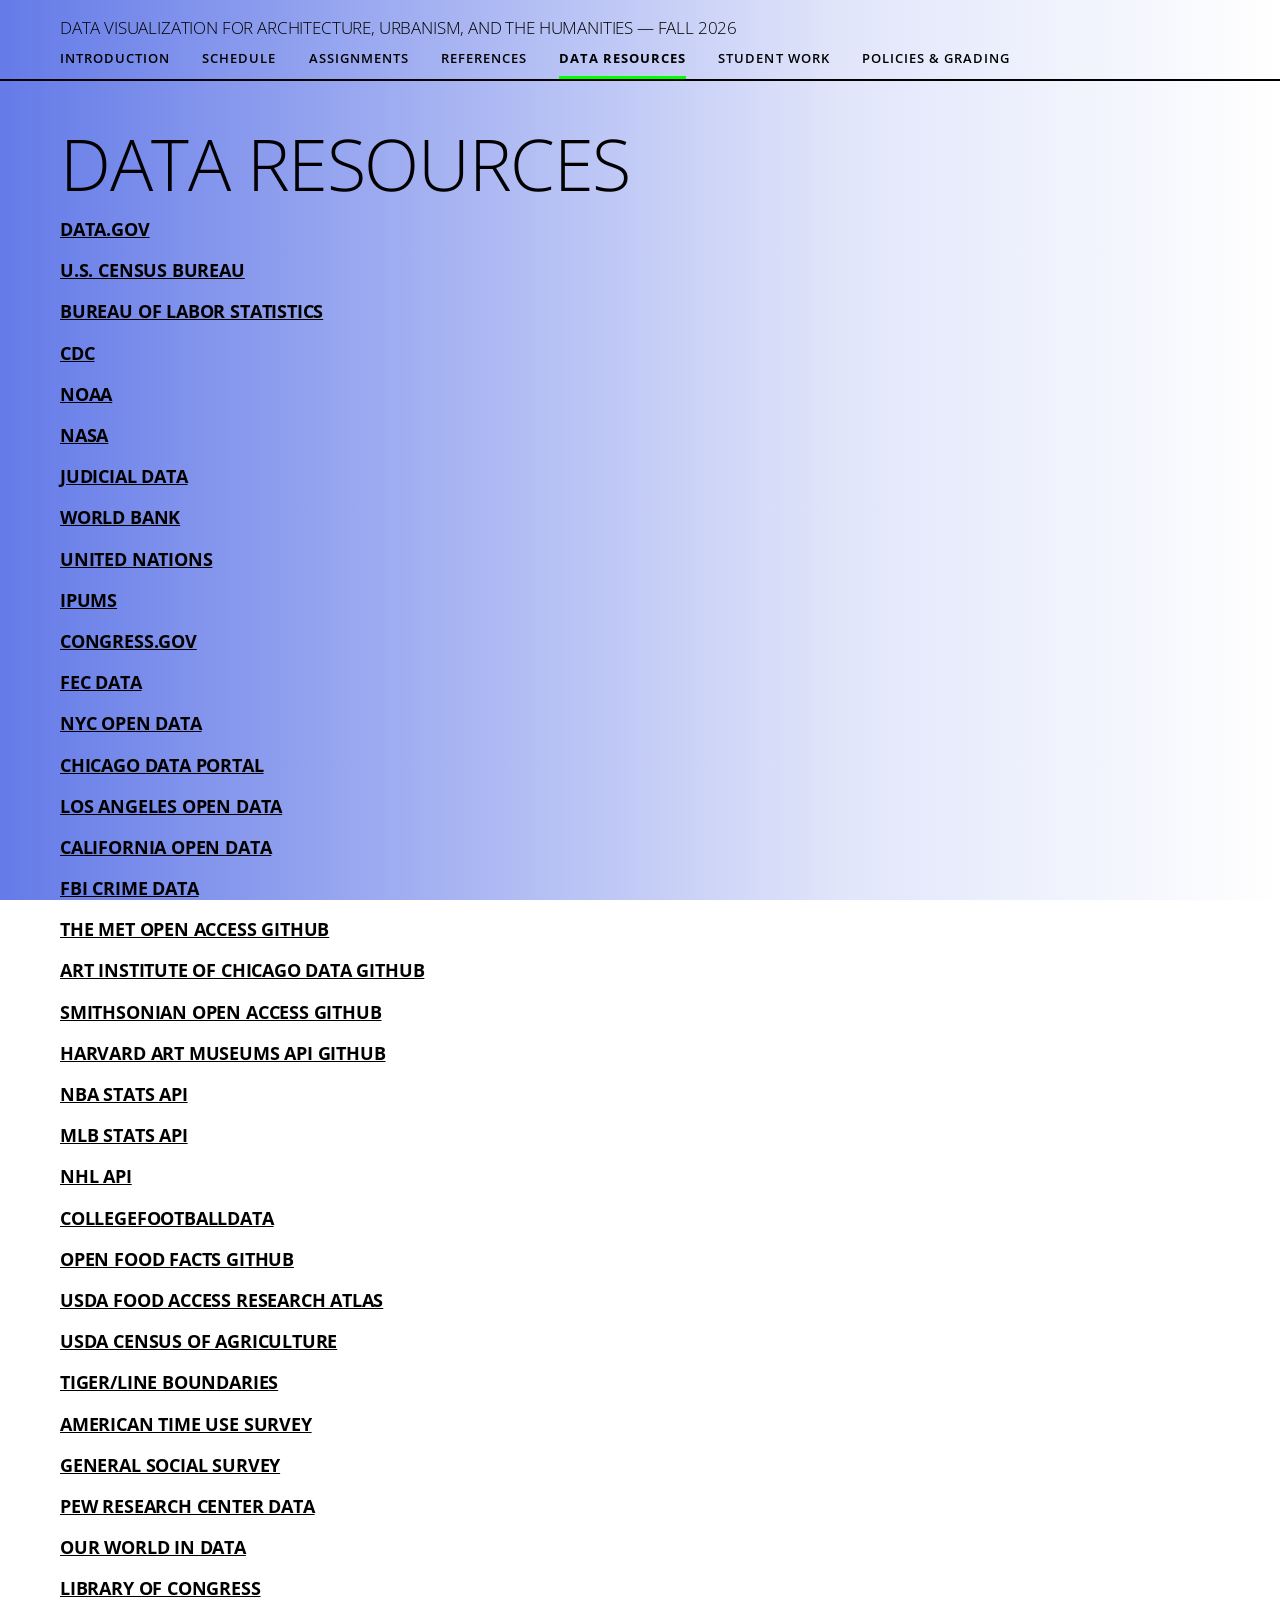
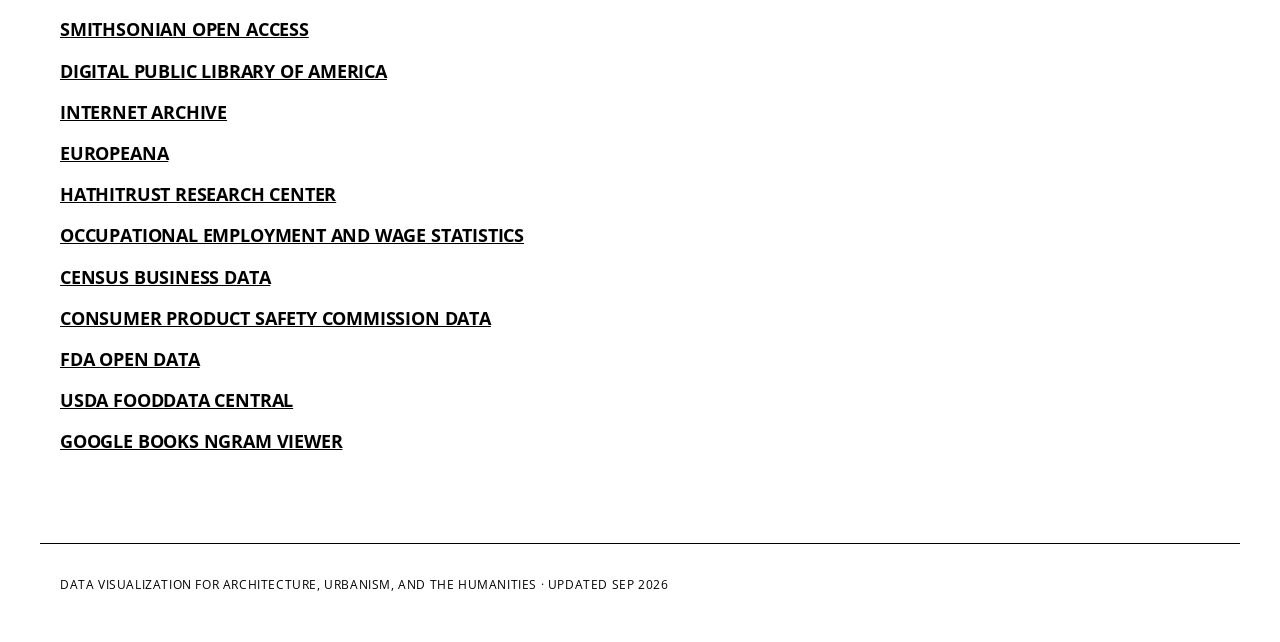
<file: data.html>
<!DOCTYPE html>
<html lang="en">
<head>
  <meta charset="UTF-8">
  <meta name="viewport" content="width=device-width, initial-scale=1.0">
  <title>Data Resources — Data Visualization for Architecture, Urbanism, and the Humanities — Fall 2026</title>
  <link rel="preconnect" href="https://fonts.googleapis.com">
  <link rel="preconnect" href="https://fonts.gstatic.com" crossorigin>
  <link href="https://fonts.googleapis.com/css2?family=Open+Sans:ital,wght@0,300..800;1,300..800&display=swap" rel="stylesheet">
  <link rel="stylesheet" href="css/style.css">
</head>
<body>
  <header>
    <div class="header-inner">
      <h1 class="site-title"><a href="index.html">Data Visualization for Architecture, Urbanism, and the Humanities — Fall 2026</a></h1>
      <nav>
        <a href="index.html">Introduction</a>
        <a href="schedule.html">Schedule</a>
        <a href="assignments.html">Assignments</a>
        <a href="references.html">References</a>
        <a href="data.html" class="active">Data Resources</a>
        <a href="student_work.html">Student Work</a>
        <a href="policies.html">Policies &amp; Grading</a>
      </nav>
    </div>
  </header>

  <main>
    <h1>Data Resources</h1>

    <ul class="card-list">
      <li class="card">
        <h3><a href="https://www.data.gov/" target="_blank" rel="noopener">Data.gov</a></h3>
      </li>
      <li class="card">
        <h3><a href="https://www.census.gov/" target="_blank" rel="noopener">U.S. Census Bureau</a></h3>
      </li>
      <li class="card">
        <h3><a href="https://www.bls.gov/" target="_blank" rel="noopener">Bureau of Labor Statistics</a></h3>
      </li>
      <li class="card">
        <h3><a href="https://www.cdc.gov/" target="_blank" rel="noopener">CDC</a></h3>
      </li>
      <li class="card">
        <h3><a href="https://www.noaa.gov/" target="_blank" rel="noopener">NOAA</a></h3>
      </li>
      <li class="card">
        <h3><a href="https://www.nasa.gov/" target="_blank" rel="noopener">NASA</a></h3>
      </li>
      <li class="card">
        <h3><a href="https://www.fjc.gov/" target="_blank" rel="noopener">Judicial data</a></h3>
      </li>
      <li class="card">
        <h3><a href="https://data.worldbank.org/" target="_blank" rel="noopener">World Bank</a></h3>
      </li>
      <li class="card">
        <h3><a href="https://data.un.org/" target="_blank" rel="noopener">United Nations</a></h3>
      </li>
      <li class="card">
        <h3><a href="https://www.ipums.org/" target="_blank" rel="noopener">IPUMS</a></h3>
      </li>
      <li class="card">
        <h3><a href="https://www.congress.gov/" target="_blank" rel="noopener">Congress.gov</a></h3>
      </li>
      <li class="card">
        <h3><a href="https://www.fec.gov/data/" target="_blank" rel="noopener">FEC Data</a></h3>
      </li>
      <li class="card">
        <h3><a href="https://opendata.cityofnewyork.us/" target="_blank" rel="noopener">NYC Open Data</a></h3>
      </li>
      <li class="card">
        <h3><a href="https://data.cityofchicago.org/" target="_blank" rel="noopener">Chicago Data Portal</a></h3>
      </li>
      <li class="card">
        <h3><a href="https://data.lacity.org/" target="_blank" rel="noopener">Los Angeles Open Data</a></h3>
      </li>
      <li class="card">
        <h3><a href="https://data.ca.gov/" target="_blank" rel="noopener">California Open Data</a></h3>
      </li>
      <li class="card">
        <h3><a href="https://cde.ucr.cjis.gov/" target="_blank" rel="noopener">FBI crime data</a></h3>
      </li>
      <li class="card">
        <h3><a href="https://github.com/metmuseum/openaccess" target="_blank" rel="noopener">The Met Open Access GitHub</a></h3>
      </li>
      <li class="card">
        <h3><a href="https://github.com/Art-Institute-of-Chicago/api-data" target="_blank" rel="noopener">Art Institute of Chicago data GitHub</a></h3>
      </li>
      <li class="card">
        <h3><a href="https://github.com/Smithsonian/OpenAccess" target="_blank" rel="noopener">Smithsonian Open Access GitHub</a></h3>
      </li>
      <li class="card">
        <h3><a href="https://github.com/harvardartmuseums/api-docs" target="_blank" rel="noopener">Harvard Art Museums API GitHub</a></h3>
      </li>
      <li class="card">
        <h3><a href="https://www.nba.com/stats" target="_blank" rel="noopener">NBA Stats API</a></h3>
      </li>
      <li class="card">
        <h3><a href="https://statsapi.mlb.com/" target="_blank" rel="noopener">MLB Stats API</a></h3>
      </li>
      <li class="card">
        <h3><a href="https://gitlab.com/dword4/nhlapi" target="_blank" rel="noopener">NHL API</a></h3>
      </li>
      <li class="card">
        <h3><a href="https://collegefootballdata.com/" target="_blank" rel="noopener">CollegeFootballData</a></h3>
      </li>
      <li class="card">
        <h3><a href="https://github.com/openfoodfacts" target="_blank" rel="noopener">Open Food Facts GitHub</a></h3>
      </li>
      <li class="card">
        <h3><a href="https://www.ers.usda.gov/data-products/food-access-research-atlas/" target="_blank" rel="noopener">USDA Food Access Research Atlas</a></h3>
      </li>
      <li class="card">
        <h3><a href="https://www.nass.usda.gov/AgCensus/" target="_blank" rel="noopener">USDA Census of Agriculture</a></h3>
      </li>
      <li class="card">
        <h3><a href="https://www.census.gov/geographies/mapping-files/time-series/geo/tiger-line-file.html" target="_blank" rel="noopener">TIGER/Line boundaries</a></h3>
      </li>
      <li class="card">
        <h3><a href="https://www.bls.gov/tus/" target="_blank" rel="noopener">American Time Use Survey</a></h3>
      </li>
      <li class="card">
        <h3><a href="https://gss.norc.org/" target="_blank" rel="noopener">General Social Survey</a></h3>
      </li>
      <li class="card">
        <h3><a href="https://www.pewresearch.org/download-datasets/" target="_blank" rel="noopener">Pew Research Center Data</a></h3>
      </li>
      <li class="card">
        <h3><a href="https://ourworldindata.org/" target="_blank" rel="noopener">Our World in Data</a></h3>
      </li>
      <li class="card">
        <h3><a href="https://www.loc.gov/" target="_blank" rel="noopener">Library of Congress</a></h3>
      </li>
      <li class="card">
        <h3><a href="https://www.si.edu/openaccess" target="_blank" rel="noopener">Smithsonian Open Access</a></h3>
      </li>
      <li class="card">
        <h3><a href="https://dp.la/" target="_blank" rel="noopener">Digital Public Library of America</a></h3>
      </li>
      <li class="card">
        <h3><a href="https://archive.org/" target="_blank" rel="noopener">Internet Archive</a></h3>
      </li>
      <li class="card">
        <h3><a href="https://www.europeana.eu/" target="_blank" rel="noopener">Europeana</a></h3>
      </li>
      <li class="card">
        <h3><a href="https://analytics.hathitrust.org/" target="_blank" rel="noopener">HathiTrust Research Center</a></h3>
      </li>
      <li class="card">
        <h3><a href="https://www.bls.gov/oes/" target="_blank" rel="noopener">Occupational Employment and Wage Statistics</a></h3>
      </li>
      <li class="card">
        <h3><a href="https://www.census.gov/econ/" target="_blank" rel="noopener">Census Business Data</a></h3>
      </li>
      <li class="card">
        <h3><a href="https://www.cpsc.gov/Research--Statistics" target="_blank" rel="noopener">Consumer Product Safety Commission Data</a></h3>
      </li>
      <li class="card">
        <h3><a href="https://open.fda.gov/" target="_blank" rel="noopener">FDA Open Data</a></h3>
      </li>
      <li class="card">
        <h3><a href="https://fdc.nal.usda.gov/" target="_blank" rel="noopener">USDA FoodData Central</a></h3>
      </li>
      <li class="card">
        <h3><a href="https://books.google.com/ngrams/" target="_blank" rel="noopener">Google Books Ngram Viewer</a></h3>
      </li>
    </ul>
  </main>

  <footer>
    Data Visualization for Architecture, Urbanism, and the Humanities &middot; Updated Sep 2026
  </footer>
</body>
</html>
</file>
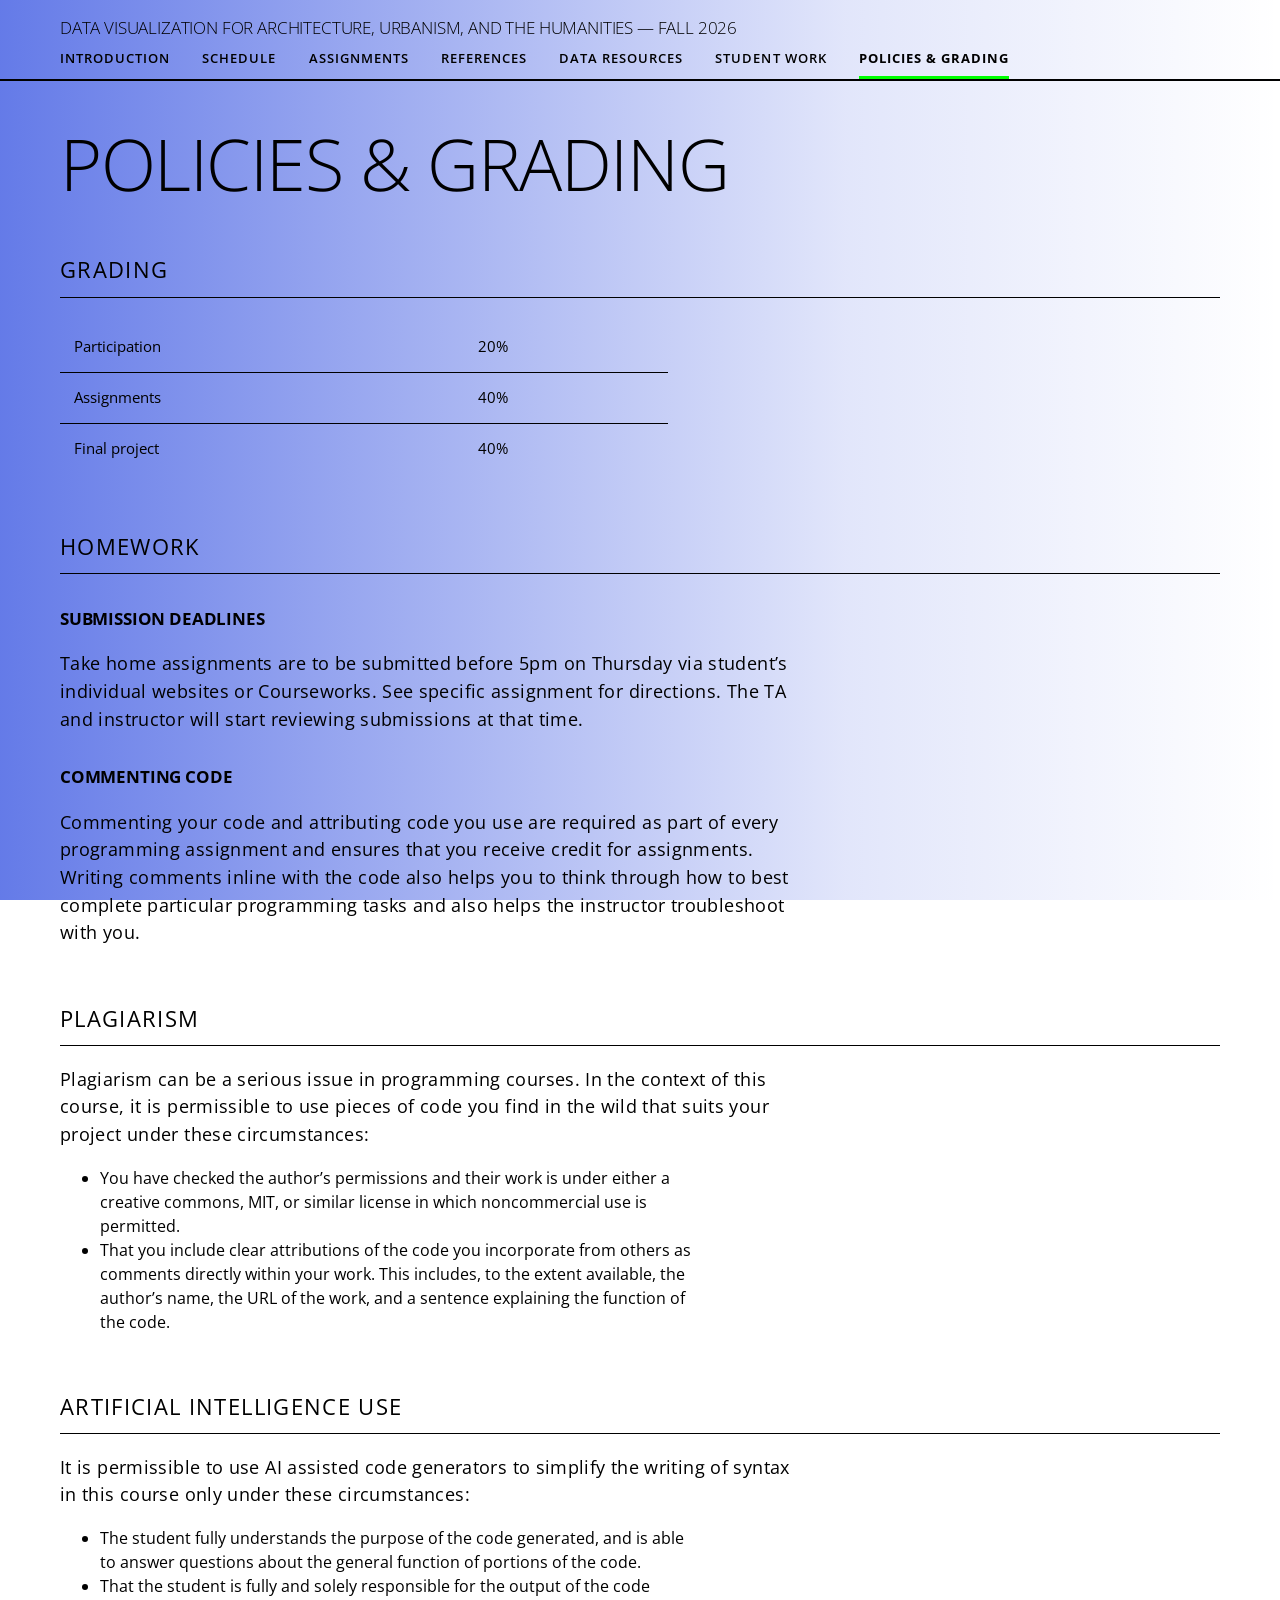
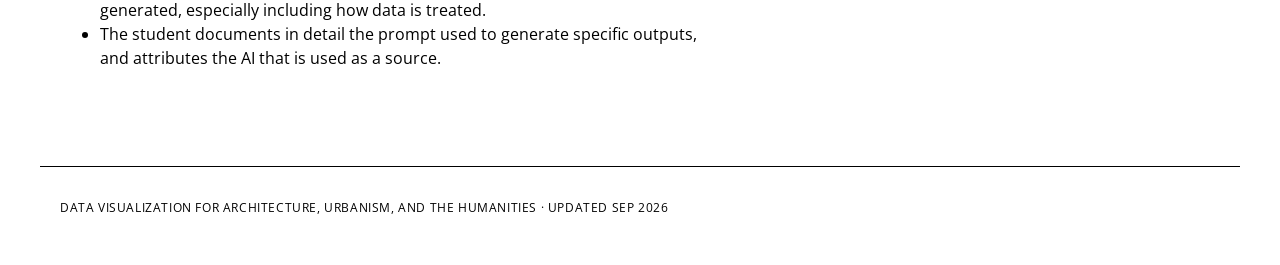
<file: policies.html>
<!DOCTYPE html>
<html lang="en">
<head>
  <meta charset="UTF-8">
  <meta name="viewport" content="width=device-width, initial-scale=1.0">
  <title>Policies &amp; Grading — Data Visualization for Architecture, Urbanism, and the Humanities — Fall 2026</title>
  <link rel="preconnect" href="https://fonts.googleapis.com">
  <link rel="preconnect" href="https://fonts.gstatic.com" crossorigin>
  <link href="https://fonts.googleapis.com/css2?family=Open+Sans:ital,wght@0,300..800;1,300..800&display=swap" rel="stylesheet">
  <link rel="stylesheet" href="css/style.css">
</head>
<body>
  <header>
    <div class="header-inner">
      <h1 class="site-title"><a href="index.html">Data Visualization for Architecture, Urbanism, and the Humanities — Fall 2026</a></h1>
      <nav>
        <a href="index.html">Introduction</a>
        <a href="schedule.html">Schedule</a>
        <a href="assignments.html">Assignments</a>
        <a href="references.html">References</a>
        <a href="data.html">Data Resources</a>
        <a href="student_work.html">Student Work</a>
        <a href="policies.html" class="active">Policies &amp; Grading</a>
      </nav>
    </div>
  </header>

  <main>
    <h1>Policies &amp; Grading</h1>

    <h2 class="section-heading">Grading</h2>
    <table class="content-width">
      <tbody>
        <tr>
          <td>Participation</td>
          <td>20%</td>
        </tr>
        <tr>
          <td>Assignments</td>
          <td>40%</td>
        </tr>
        <tr>
          <td>Final project</td>
          <td>40%</td>
        </tr>
      </tbody>
    </table>

    <h2 class="section-heading">Homework</h2>

    <h3>Submission deadlines</h3>
    <p class="lede">Take home assignments are to be submitted before 5pm on Thursday via student&rsquo;s individual websites or Courseworks. See specific assignment for directions. The TA and instructor will start reviewing submissions at that time.</p>

    <h3>Commenting code</h3>
    <p class="lede">Commenting your code and attributing code you use are required as part of every programming assignment and ensures that you receive credit for assignments. Writing comments inline with the code also helps you to think through how to best complete particular programming tasks and also helps the instructor troubleshoot with you.</p>

    <h2 class="section-heading">Plagiarism</h2>
    <p class="lede">Plagiarism can be a serious issue in programming courses. In the context of this course, it is permissible to use pieces of code you find in the wild that suits your project under these circumstances:</p>
    <ul class="content-width">
      <li>You have checked the author&rsquo;s permissions and their work is under either a creative commons, MIT, or similar license in which noncommercial use is permitted.</li>
      <li>That you include clear attributions of the code you incorporate from others as comments directly within your work. This includes, to the extent available, the author&rsquo;s name, the URL of the work, and a sentence explaining the function of the code.</li>
    </ul>

    <h2 class="section-heading">Artificial intelligence use</h2>
    <p class="lede">It is permissible to use AI assisted code generators to simplify the writing of syntax in this course only under these circumstances:</p>
    <ul class="content-width">
      <li>The student fully understands the purpose of the code generated, and is able to answer questions about the general function of portions of the code.</li>
      <li>That the student is fully and solely responsible for the output of the code generated, especially including how data is treated.</li>
      <li>The student documents in detail the prompt used to generate specific outputs, and attributes the AI that is used as a source.</li>
    </ul>
  </main>

  <footer>
    Data Visualization for Architecture, Urbanism, and the Humanities &middot; Updated Sep 2026
  </footer>
</body>
</html>
</file>
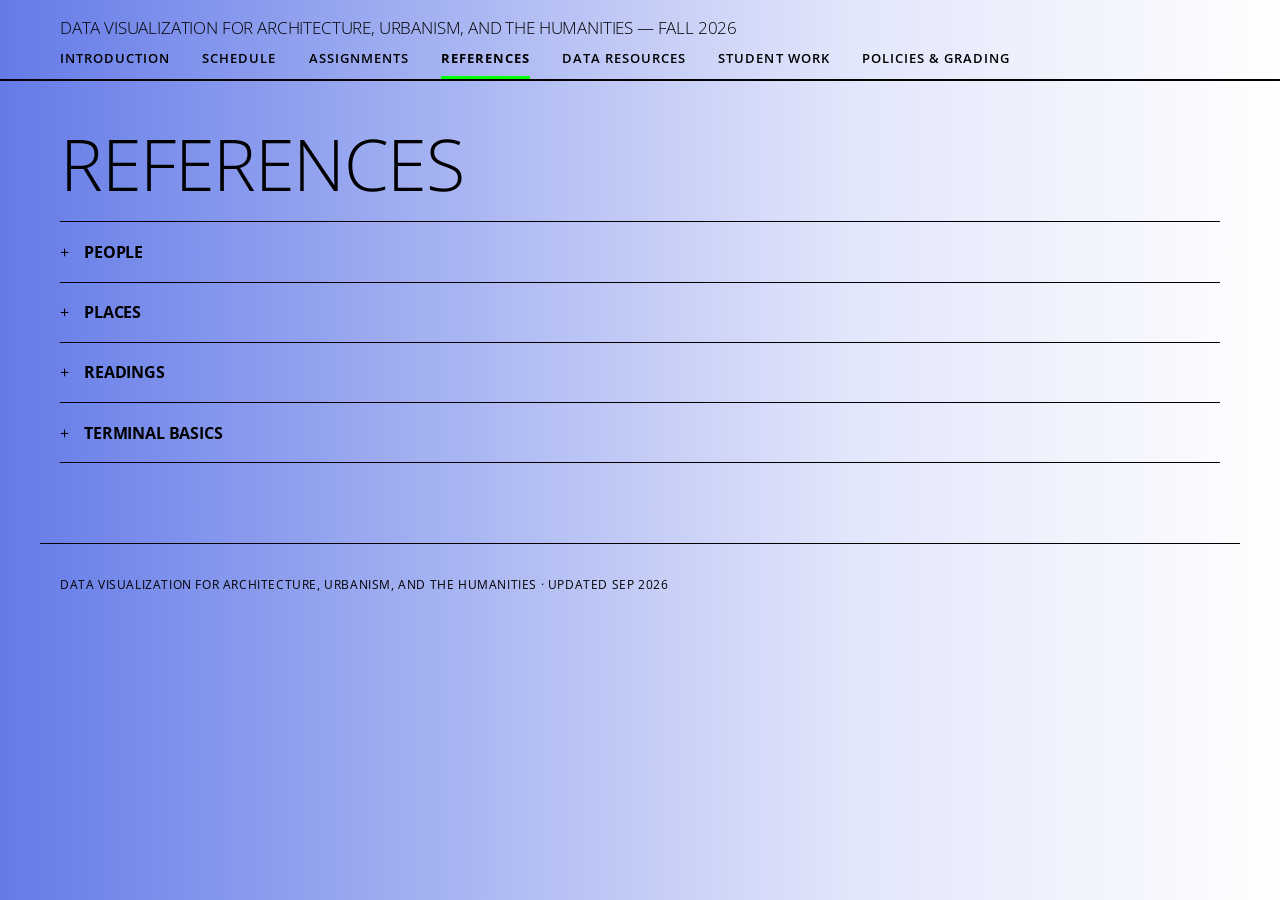
<file: references.html>
<!DOCTYPE html>
<html lang="en">
<head>
  <meta charset="UTF-8">
  <meta name="viewport" content="width=device-width, initial-scale=1.0">
  <title>References — Data Visualization for Architecture, Urbanism, and the Humanities — Fall 2026</title>
  <link rel="preconnect" href="https://fonts.googleapis.com">
  <link rel="preconnect" href="https://fonts.gstatic.com" crossorigin>
  <link href="https://fonts.googleapis.com/css2?family=Open+Sans:ital,wght@0,300..800;1,300..800&display=swap" rel="stylesheet">
  <link rel="stylesheet" href="css/style.css">
</head>
<body>
  <header>
    <div class="header-inner">
      <h1 class="site-title"><a href="index.html">Data Visualization for Architecture, Urbanism, and the Humanities — Fall 2026</a></h1>
      <nav>
        <a href="index.html">Introduction</a>
        <a href="schedule.html">Schedule</a>
        <a href="assignments.html">Assignments</a>
        <a href="references.html" class="active">References</a>
        <a href="data.html">Data Resources</a>
        <a href="student_work.html">Student Work</a>
        <a href="policies.html">Policies &amp; Grading</a>
      </nav>
    </div>
  </header>

  <main>
    <h1>References</h1>

    <div class="accordion">
      <details class="accordion-item">
        <summary>
          <span class="accordion-title">People</span>
        </summary>
        <ul class="card-list">
          <li class="card">
            <h3><a href="https://www.nytimes.com/by/amanda-cox" target="_blank" rel="noopener">Amanda Cox</a></h3>
            <div class="meta">nytimes.com</div>
          </li>
          <li class="card">
            <h3><a href="https://informationisbeautiful.net/" target="_blank" rel="noopener">David McCandless</a></h3>
            <div class="meta">informationisbeautiful.net</div>
          </li>
          <li class="card">
            <h3><a href="https://giorgialupi.com/" target="_blank" rel="noopener">Giorgia Lupi</a></h3>
            <div class="meta">giorgialupi.com</div>
          </li>
          <li class="card">
            <h3><a href="https://x.com/jburnmurdoch" target="_blank" rel="noopener">John Burn-Murdoch</a></h3>
            <div class="meta">x.com/jburnmurdoch</div>
          </li>
          <li class="card">
            <h3><a href="https://lisacharlottemuth.com/" target="_blank" rel="noopener">Lisa Charlotte Muth</a></h3>
            <div class="meta">lisacharlottemuth.com</div>
          </li>
          <li class="card">
            <h3><a href="https://observablehq.com/@mbostock" target="_blank" rel="noopener">Mike Bostock</a></h3>
            <div class="meta">observablehq.com</div>
          </li>
          <li class="card">
            <h3><a href="https://monachalabi.com/projects/writing/" target="_blank" rel="noopener">Mona Chalabi</a></h3>
            <div class="meta">monachalabi.com</div>
          </li>
          <li class="card">
            <h3><a href="https://www.visualcinnamon.com/" target="_blank" rel="noopener">Nadieh Bremer</a></h3>
            <div class="meta">visualcinnamon.com</div>
          </li>
          <li class="card">
            <h3><a href="https://flowingdata.com/" target="_blank" rel="noopener">Nathan Yau</a></h3>
            <div class="meta">flowingdata.com</div>
          </li>
          <li class="card">
            <h3><a href="https://www.reuters.com/authors/simon-scarr/" target="_blank" rel="noopener">Simon Scarr</a></h3>
            <div class="meta">reuters.com</div>
          </li>
        </ul>
      </details>

      <details class="accordion-item">
        <summary>
          <span class="accordion-title">Places</span>
        </summary>
        <ul class="card-list">
          <li class="card">
            <h3><a href="https://www.washingtonpost.com/business/2022/06/29/dept-of-data/" target="_blank" rel="noopener">Dept. of Data</a></h3>
          </li>
          <li class="card">
            <h3><a href="https://pudding.cool/" target="_blank" rel="noopener">The Pudding</a></h3>
          </li>
          <li class="card">
            <h3><a href="https://nightingaledvs.com/" target="_blank" rel="noopener">Nightingale / Data Visualization Society</a></h3>
          </li>
          <li class="card">
            <h3><a href="https://www.youtube.com/playlist?list=PLXG2GXDtWYMg" target="_blank" rel="noopener">Outlier Conference 2026</a></h3>
            <div class="meta">YouTube playlist</div>
          </li>
          <li class="card">
            <h3><a href="https://flowingdata.com/" target="_blank" rel="noopener">FlowingData</a></h3>
          </li>
          <li class="card">
            <h3><a href="https://www.reuters.com/graphics/" target="_blank" rel="noopener">Reuters Graphics</a></h3>
          </li>
          <li class="card">
            <h3><a href="https://www.nytimes.com/spotlight/graphics" target="_blank" rel="noopener">NYT Graphics</a></h3>
          </li>
          <li class="card">
            <h3><a href="https://ig.ft.com/" target="_blank" rel="noopener">FT Visual &amp; Data Journalism</a></h3>
          </li>
          <li class="card">
            <h3><a href="https://informationisbeautiful.net/" target="_blank" rel="noopener">Information Is Beautiful</a></h3>
          </li>
          <li class="card">
            <h3><a href="https://electionlab.mit.edu/" target="_blank" rel="noopener">MIT Election Lab</a></h3>
          </li>
          <li class="card">
            <h3><a href="https://www.gapminder.org/" target="_blank" rel="noopener">Gapminder</a></h3>
          </li>
        </ul>
      </details>

      <details class="accordion-item">
        <summary>
          <span class="accordion-title">Readings</span>
        </summary>
        <ul class="card-list">
          <li class="card">
            <h3><a href="https://www.scientificamerican.com/article/robot-make-me-a-sandwich/" target="_blank" rel="noopener">Robot, Make Me a Sandwich</a></h3>
          </li>
          <li class="card">
            <h3><a href="https://www.zephoria.org/thoughts/" target="_blank" rel="noopener">danah boyd</a></h3>
            <div class="meta">zephoria.org</div>
          </li>
        </ul>
      </details>

      <details class="accordion-item">
        <summary>
          <span class="accordion-title">Terminal basics</span>
        </summary>
        <table>
          <thead>
            <tr>
              <th>Command</th>
              <th>What it means</th>
              <th>Example</th>
            </tr>
          </thead>
          <tbody>
            <tr>
              <td><code>ls</code></td>
              <td>List the files and folders in the current location</td>
              <td><code>ls</code></td>
            </tr>
            <tr>
              <td><code>cd</code></td>
              <td>Change directory &mdash; move into a folder</td>
              <td><code>cd Documents</code></td>
            </tr>
            <tr>
              <td><code>cd ..</code></td>
              <td>Move up one folder</td>
              <td><code>cd ..</code></td>
            </tr>
            <tr>
              <td><code>mkdir</code></td>
              <td>Make directory &mdash; create a new folder</td>
              <td><code>mkdir my-project</code></td>
            </tr>
            <tr>
              <td><code>pwd</code></td>
              <td>Print working directory &mdash; show where you are</td>
              <td><code>pwd</code></td>
            </tr>
            <tr>
              <td><code>clear</code> (Mac) / <code>cls</code> (Windows)</td>
              <td>Clear the Terminal screen</td>
              <td><code>clear</code> (Mac) / <code>cls</code> (Windows)</td>
            </tr>
            <tr>
              <td><code>Tab</code></td>
              <td>Autocomplete a file or folder name</td>
              <td>Type <code>cd Doc</code> then press <code>Tab</code></td>
            </tr>
            <tr>
              <td><code>&uarr;</code> / <code>&darr;</code></td>
              <td>Move through your previous commands</td>
              <td>Press <code>&uarr;</code> to repeat a command</td>
            </tr>
            <tr>
              <td><code>Ctrl + C</code></td>
              <td>Stop a command that is currently running</td>
              <td><code>Ctrl + C</code></td>
            </tr>
          </tbody>
        </table>
      </details>
    </div>
  </main>

  <footer>
    Data Visualization for Architecture, Urbanism, and the Humanities &middot; Updated Sep 2026
  </footer>
</body>
</html>
</file>
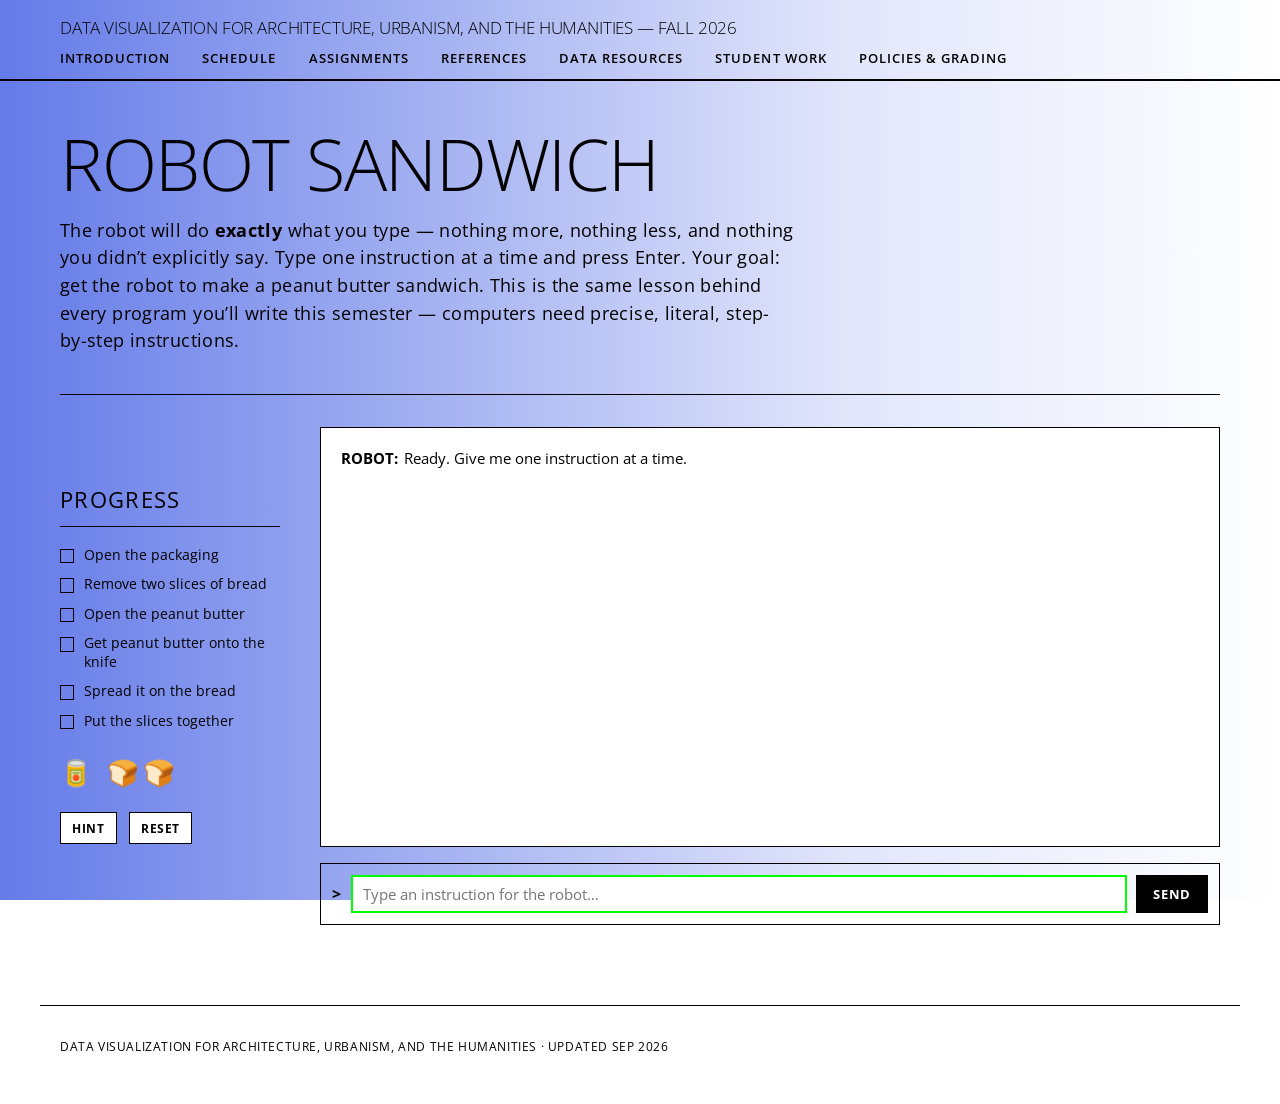
<file: robot_sandwich.html>
<!DOCTYPE html>
<html lang="en">
<head>
  <meta charset="UTF-8">
  <meta name="viewport" content="width=device-width, initial-scale=1.0">
  <title>Robot Sandwich — Data Visualization for Architecture, Urbanism, and the Humanities — Fall 2026</title>
  <link rel="preconnect" href="https://fonts.googleapis.com">
  <link rel="preconnect" href="https://fonts.gstatic.com" crossorigin>
  <link href="https://fonts.googleapis.com/css2?family=Open+Sans:ital,wght@0,300..800;1,300..800&display=swap" rel="stylesheet">
  <link rel="stylesheet" href="css/style.css">
</head>
<body>
  <header>
    <div class="header-inner">
      <h1 class="site-title"><a href="index.html">Data Visualization for Architecture, Urbanism, and the Humanities — Fall 2026</a></h1>
      <nav>
        <a href="index.html">Introduction</a>
        <a href="schedule.html">Schedule</a>
        <a href="assignments.html">Assignments</a>
        <a href="references.html">References</a>
        <a href="data.html">Data Resources</a>
        <a href="student_work.html">Student Work</a>
        <a href="policies.html">Policies &amp; Grading</a>
      </nav>
    </div>
  </header>

  <main>
    <h1>Robot Sandwich</h1>
    <p class="lede robot-intro">The robot will do <strong>exactly</strong> what you type &mdash; nothing more, nothing less, and nothing you didn&rsquo;t explicitly say. Type one instruction at a time and press Enter. Your goal: get the robot to make a peanut butter sandwich. This is the same lesson behind every program you&rsquo;ll write this semester &mdash; computers need precise, literal, step-by-step instructions.</p>

    <div class="robot-layout">
      <aside>
        <h2 class="section-heading">Progress</h2>
        <ul class="robot-checklist" id="checklist">
          <li data-step="openBag"><span class="box"></span><span>Open the packaging</span></li>
          <li data-step="takeSlices"><span class="box"></span><span>Remove two slices of bread</span></li>
          <li data-step="openJar"><span class="box"></span><span>Open the peanut butter</span></li>
          <li data-step="loadKnife"><span class="box"></span><span>Get peanut butter onto the knife</span></li>
          <li data-step="spread"><span class="box"></span><span>Spread it on the bread</span></li>
          <li data-step="combine"><span class="box"></span><span>Put the slices together</span></li>
        </ul>
        <div class="robot-preview" id="preview">🥫 🍞🍞</div>
        <div class="robot-buttons">
          <button id="hintBtn" type="button">Hint</button>
          <button id="resetBtn" type="button">Reset</button>
        </div>
      </aside>

      <div>
        <div class="robot-log" id="log"></div>
        <div class="robot-win" id="winBanner"></div>
        <form class="robot-form" id="cmdForm">
          <span class="prompt">&gt;</span>
          <input type="text" id="cmdInput" autocomplete="off" placeholder="Type an instruction for the robot&hellip;" autofocus>
          <button type="submit">Send</button>
        </form>
      </div>
    </div>
  </main>

  <footer>
    Data Visualization for Architecture, Urbanism, and the Humanities &middot; Updated Sep 2026
  </footer>

<script>
(function () {
  var log = document.getElementById("log");
  var form = document.getElementById("cmdForm");
  var input = document.getElementById("cmdInput");
  var checklist = document.getElementById("checklist");
  var preview = document.getElementById("preview");
  var winBanner = document.getElementById("winBanner");
  var hintBtn = document.getElementById("hintBtn");
  var resetBtn = document.getElementById("resetBtn");

  var steps = [
    {
      id: "openBag",
      match: function (s) { return /open/.test(s) && /bag/.test(s); },
      success: "The robot unties the twist tie and opens the bread bag.",
      hint: "How does the robot get bread out of a closed bag?",
      needCount: 1
    },
    {
      id: "takeSlices",
      match: function (s) {
        return /(take|remove|grab|pull)/.test(s) && /(slice|bread)/.test(s) && !/bag/.test(s);
      },
      success: [
        "The robot removes one slice of bread and sets it on the counter.",
        "The robot removes a second slice of bread. Two slices are ready."
      ],
      hint: "A sandwich needs two slices of bread. Have you asked for both?",
      needCount: 2
    },
    {
      id: "openJar",
      match: function (s) { return /open/.test(s) && /(jar|peanut butter)/.test(s); },
      success: "The robot twists off the lid of the peanut butter jar.",
      hint: "The peanut butter is sealed in a jar.",
      needCount: 1
    },
    {
      id: "loadKnife",
      match: function (s) {
        return /knife/.test(s) && /(jar|scoop|dip|peanut butter)/.test(s);
      },
      success: "The robot dips the knife into the jar and lifts out a scoop of peanut butter.",
      hint: "The peanut butter needs to get from the jar onto a tool before it can go anywhere else.",
      needCount: 1
    },
    {
      id: "spread",
      match: function (s) {
        return /spread/.test(s) && /(bread|slice)/.test(s);
      },
      success: "The robot spreads the peanut butter evenly across the slice of bread.",
      hint: "The knife is loaded. Now what should happen to the bread?",
      needCount: 1
    },
    {
      id: "combine",
      match: function (s) {
        return /(put|place|top|stack|close)/.test(s) && /(slice|bread|top|sandwich)/.test(s);
      },
      success: "The robot places the second slice on top. A peanut butter sandwich sits on the counter.",
      hint: "You have one spread slice and one plain slice. What goes together?",
      needCount: 1
    }
  ];

  var state = { index: 0, progress: {} };

  var outOfOrderLines = {
    loadKnife: "The robot dips the knife into a sealed jar. Nothing comes out. The jar is still closed.",
    spread: "The robot drags a bare knife across the bread. There is no peanut butter on it yet.",
    combine: "The robot sets a plain slice of bread down. There is no spread sandwich to close yet.",
    openJar: "The robot tries, but there's no jar in reach until earlier steps are done.",
    takeSlices: "The bread bag is still closed. Nothing comes out.",
    openBag: "There's nothing to open yet."
  };

  var confusedLines = [
    "SYNTAX ERROR: I do not understand that instruction.",
    "I only do exactly what you tell me — and I don't recognize that.",
    "ERROR 404: action not found in my instruction set.",
    "I am a robot. I require one precise, literal instruction at a time.",
    "Unrecognized command. I will not guess what you meant."
  ];

  function addLine(who, text, cls) {
    var div = document.createElement("div");
    div.className = "line " + cls;
    var whoSpan = document.createElement("span");
    whoSpan.className = "who";
    whoSpan.textContent = who + ":";
    div.appendChild(whoSpan);
    div.appendChild(document.createTextNode(text));
    log.appendChild(div);
    log.scrollTop = log.scrollHeight;
  }

  function updateChecklist() {
    steps.forEach(function (step) {
      var li = checklist.querySelector('[data-step="' + step.id + '"]');
      var count = state.progress[step.id] || 0;
      if (count >= step.needCount) {
        li.classList.add("done");
      } else {
        li.classList.remove("done");
      }
    });
  }

  function updatePreview() {
    var p = state.progress;
    var jarOpen = (p.openJar || 0) >= 1;
    var knifeLoaded = (p.loadKnife || 0) >= 1;
    var spread = (p.spread || 0) >= 1;
    var combined = (p.combine || 0) >= 1;

    if (combined) {
      preview.textContent = "🥪";
    } else if (spread) {
      preview.textContent = "🧈 🍞";
    } else if (knifeLoaded) {
      preview.textContent = "🔪🧈 🍞🍞";
    } else if (jarOpen) {
      preview.textContent = "🥫 🍞🍞";
    } else {
      preview.textContent = "🥫 🍞🍞";
    }
  }

  function currentStep() {
    return steps[state.index];
  }

  function handleCommand(raw) {
    var s = raw.toLowerCase().trim();
    if (!s) return;

    addLine("You", raw, "user");

    if (/make.*sandwich|make.*me.*a.*sandwich/.test(s)) {
      addLine("Robot", "That is not a single instruction — that is the whole goal. Break it into one exact physical action at a time.", "bot");
      return;
    }

    var step = currentStep();

    if (step && step.match(s)) {
      state.progress[step.id] = (state.progress[step.id] || 0) + 1;
      var count = state.progress[step.id];
      var msg = Array.isArray(step.success) ? step.success[Math.min(count, step.success.length) - 1] : step.success;
      addLine("Robot", msg, "bot");

      if (count >= step.needCount) {
        state.index++;
        updateChecklist();
        updatePreview();
        if (state.index >= steps.length) {
          finish();
        }
      }
      return;
    }

    for (var i = state.index + 1; i < steps.length; i++) {
      if (steps[i].match(s)) {
        addLine("Robot", outOfOrderLines[steps[i].id] || "You can't do that yet.", "bot");
        return;
      }
    }

    var line = confusedLines[Math.floor(Math.random() * confusedLines.length)];
    addLine("Robot", line, "bot");
  }

  function finish() {
    winBanner.classList.add("show");
    winBanner.innerHTML = "<strong>Sandwich complete.</strong> Notice how many exact steps it took &mdash; and how the robot did something wrong or nothing at all every time an instruction was vague or out of order. That's exactly what a computer does with your code: no assumptions, no common sense, just precise instructions executed in order. Type <em>reset</em> or click Reset to try phrasing it differently.";
  }

  function reset() {
    state = { index: 0, progress: {} };
    log.innerHTML = "";
    winBanner.classList.remove("show");
    winBanner.innerHTML = "";
    updateChecklist();
    updatePreview();
    addLine("Robot", "Ready. Give me one instruction at a time.", "system");
    input.value = "";
    input.focus();
  }

  form.addEventListener("submit", function (e) {
    e.preventDefault();
    var val = input.value;
    if (val.trim().toLowerCase() === "reset") {
      reset();
      return;
    }
    handleCommand(val);
    input.value = "";
    input.focus();
  });

  hintBtn.addEventListener("click", function () {
    var step = currentStep();
    if (!step) {
      addLine("Robot", "There is nothing left to do. The sandwich is finished.", "system");
      return;
    }
    addLine("Hint", step.hint, "system");
  });

  resetBtn.addEventListener("click", reset);

  reset();
})();
</script>
</body>
</html>
</file>
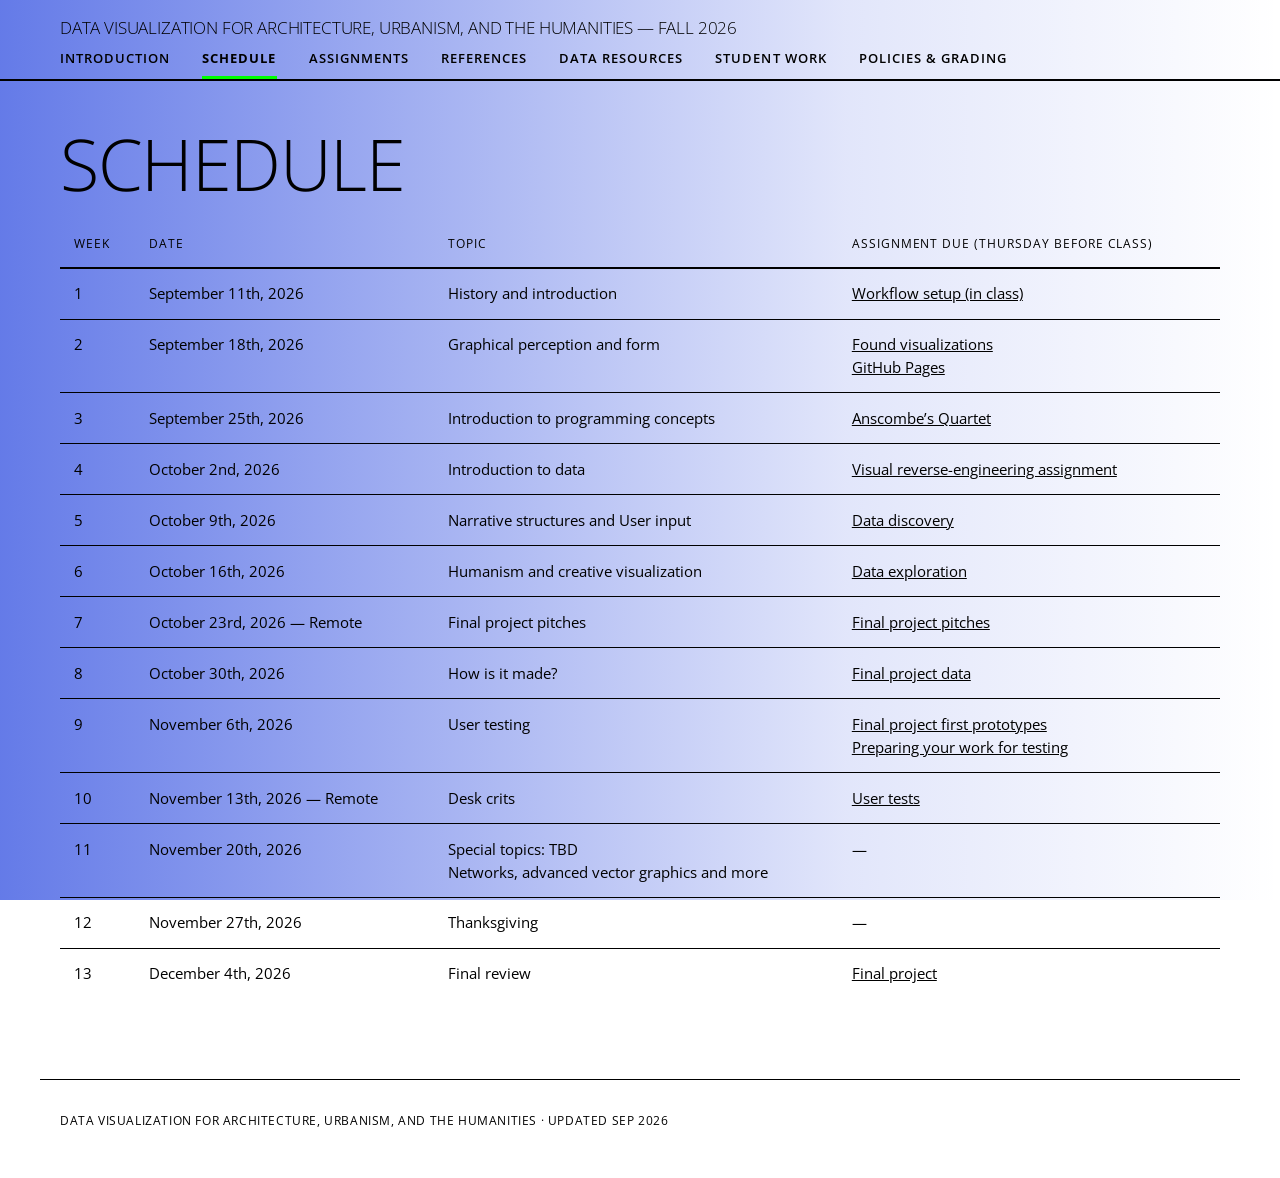
<file: schedule.html>
<!DOCTYPE html>
<html lang="en">
<head>
  <meta charset="UTF-8">
  <meta name="viewport" content="width=device-width, initial-scale=1.0">
  <title>Schedule — Data Visualization for Architecture, Urbanism, and the Humanities — Fall 2026</title>
  <link rel="preconnect" href="https://fonts.googleapis.com">
  <link rel="preconnect" href="https://fonts.gstatic.com" crossorigin>
  <link href="https://fonts.googleapis.com/css2?family=Open+Sans:ital,wght@0,300..800;1,300..800&display=swap" rel="stylesheet">
  <link rel="stylesheet" href="css/style.css">
</head>
<body>
  <header>
    <div class="header-inner">
      <h1 class="site-title"><a href="index.html">Data Visualization for Architecture, Urbanism, and the Humanities — Fall 2026</a></h1>
      <nav>
        <a href="index.html">Introduction</a>
        <a href="schedule.html" class="active">Schedule</a>
        <a href="assignments.html">Assignments</a>
        <a href="references.html">References</a>
        <a href="data.html">Data Resources</a>
        <a href="student_work.html">Student Work</a>
        <a href="policies.html">Policies &amp; Grading</a>
      </nav>
    </div>
  </header>

  <main>
    <h1>Schedule</h1>

    <table>
      <thead>
        <tr>
          <th>Week</th>
          <th>Date</th>
          <th>Topic</th>
          <th>Assignment due (Thursday before class)</th>
        </tr>
      </thead>
      <tbody>
        <tr>
          <td>1</td>
          <td>September 11th, 2026</td>
          <td>History and introduction</td>
          <td><a href="assignments.html#workflow-setup">Workflow setup (in class)</a></td>
        </tr>
        <tr>
          <td>2</td>
          <td>September 18th, 2026</td>
          <td>Graphical perception and form</td>
          <td><a href="assignments.html#found-visualizations">Found visualizations</a><br><a href="assignments.html#github-pages">GitHub Pages</a></td>
        </tr>
        <tr>
          <td>3</td>
          <td>September 25th, 2026</td>
          <td>Introduction to programming concepts</td>
          <td><a href="assignments.html#anscombes-quartet">Anscombe&rsquo;s Quartet</a></td>
        </tr>
        <tr>
          <td>4</td>
          <td>October 2nd, 2026</td>
          <td>Introduction to data</td>
          <td><a href="assignments.html#visual-reverse-engineering-assignment">Visual reverse-engineering assignment</a></td>
        </tr>
        <tr>
          <td>5</td>
          <td>October 9th, 2026</td>
          <td>Narrative structures and User input</td>
          <td><a href="assignments.html#data-discovery">Data discovery</a></td>
        </tr>
        <tr>
          <td>6</td>
          <td>October 16th, 2026</td>
          <td>Humanism and creative visualization</td>
          <td><a href="assignments.html#data-exploration">Data exploration</a></td>
        </tr>
        <tr>
          <td>7</td>
          <td>October 23rd, 2026 &mdash; Remote</td>
          <td>Final project pitches</td>
          <td><a href="assignments.html#pitch-presentations">Final project pitches</a></td>
        </tr>
        <tr>
          <td>8</td>
          <td>October 30th, 2026</td>
          <td>How is it made?</td>
          <td><a href="assignments.html#final-project-data">Final project data</a></td>
        </tr>
        <tr>
          <td>9</td>
          <td>November 6th, 2026</td>
          <td>User testing</td>
          <td><a href="assignments.html#final-project-prototype-1">Final project first prototypes</a><br><a href="assignments.html#preparing-for-peer-user-test">Preparing your work for testing</a></td>
        </tr>
        <tr>
          <td>10</td>
          <td>November 13th, 2026 &mdash; Remote</td>
          <td>Desk crits</td>
          <td><a href="assignments.html#peer-user-test">User tests</a></td>
        </tr>
        <tr>
          <td>11</td>
          <td>November 20th, 2026</td>
          <td>Special topics: TBD<br>Networks, advanced vector graphics and more</td>
          <td>&mdash;</td>
        </tr>
        <tr>
          <td>12</td>
          <td>November 27th, 2026</td>
          <td>Thanksgiving</td>
          <td>&mdash;</td>
        </tr>
        <tr>
          <td>13</td>
          <td>December 4th, 2026</td>
          <td>Final review</td>
          <td><a href="assignments.html#final-project">Final project</a></td>
        </tr>
      </tbody>
    </table>
  </main>

  <footer>
    Data Visualization for Architecture, Urbanism, and the Humanities &middot; Updated Sep 2026
  </footer>
</body>
</html>
</file>
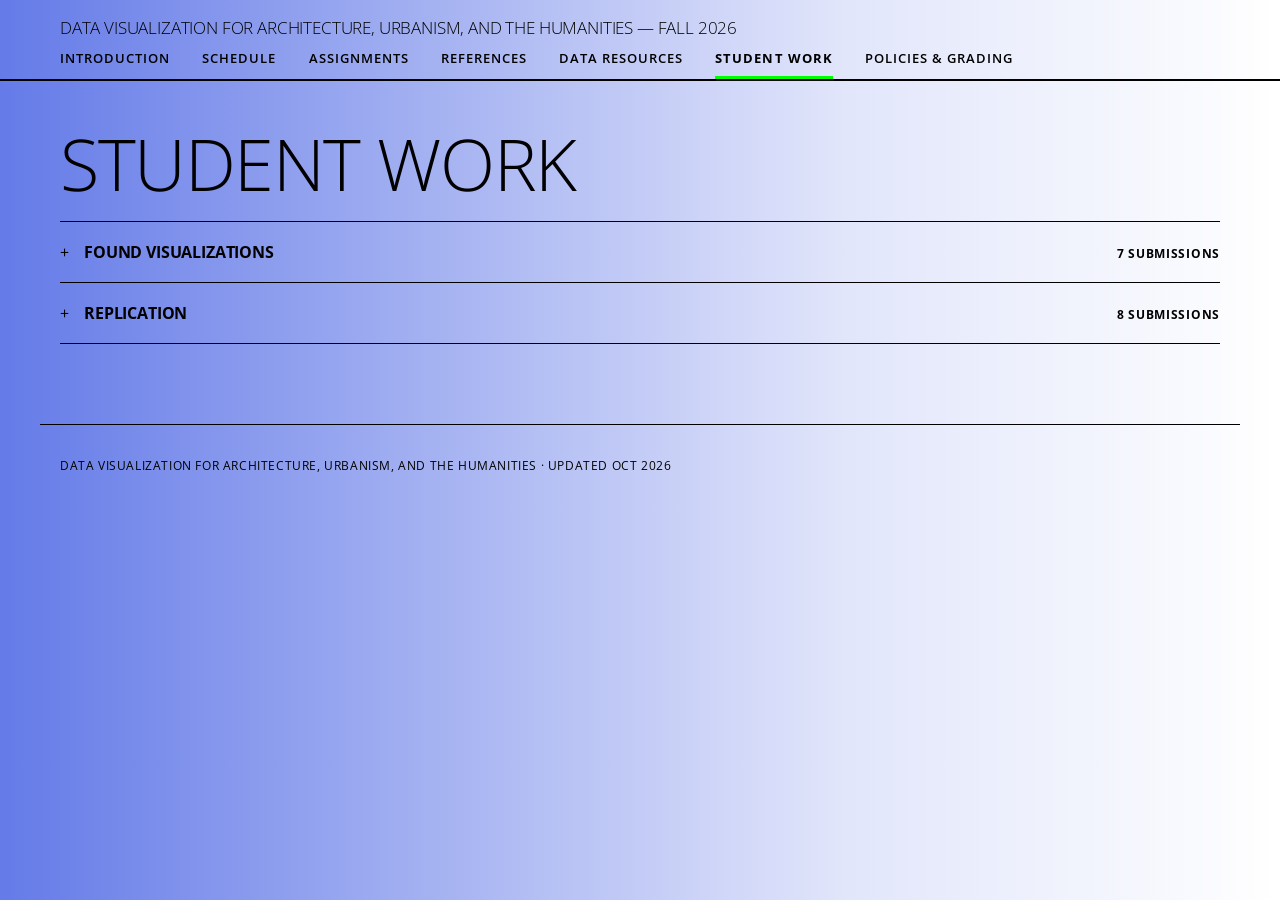
<file: student_work.html>
<!DOCTYPE html>
<html lang="en">
<head>
  <meta charset="UTF-8">
  <meta name="viewport" content="width=device-width, initial-scale=1.0">
  <title>Student Work — Data Visualization for Architecture, Urbanism, and the Humanities — Fall 2026</title>
  <link rel="preconnect" href="https://fonts.googleapis.com">
  <link rel="preconnect" href="https://fonts.gstatic.com" crossorigin>
  <link href="https://fonts.googleapis.com/css2?family=Open+Sans:ital,wght@0,300..800;1,300..800&display=swap" rel="stylesheet">
  <link rel="stylesheet" href="css/style.css">
</head>
<body>
  <header>
    <div class="header-inner">
      <h1 class="site-title"><a href="index.html">Data Visualization for Architecture, Urbanism, and the Humanities — Fall 2026</a></h1>
      <nav>
        <a href="index.html">Introduction</a>
        <a href="schedule.html">Schedule</a>
        <a href="assignments.html">Assignments</a>
        <a href="references.html">References</a>
        <a href="data.html">Data Resources</a>
        <a href="student_work.html" class="active">Student Work</a>
        <a href="policies.html">Policies &amp; Grading</a>
      </nav>
    </div>
  </header>

  <main>
    <h1>Student Work</h1>

    <div class="accordion student-work">
      <details class="accordion-item" id="found-visualizations">
        <summary>
          <span class="accordion-title">Found Visualizations</span>
          <span class="meta">7 submissions</span>
        </summary>
        <ul class="card-list">
          <li class="card">
            <h3><a href="https://explorer.audubon.org/home?layersPanel=collapse&amp;legend=collapse" target="_blank" rel="noopener">Bird Migration Explorer</a></h3>
            <p class="meta">Link &middot; explorer.audubon.org</p>
          </li>
          <li class="card">
            <h3><a href="https://pudding.cool/2018/08/pockets/" target="_blank" rel="noopener">Women&rsquo;s Pockets Are Inferior</a></h3>
            <p class="meta">Link &middot; pudding.cool</p>
          </li>
          <li class="card">
            <h3><a href="https://www.moma.org/collection/works/503059" target="_blank" rel="noopener">MoMA Collection Work</a></h3>
            <p class="meta">Link &middot; moma.org</p>
          </li>
          <li class="card">
            <h3><a href="https://informationisbeautiful.net/visualizations/based-on-a-true-true-story/" target="_blank" rel="noopener">Based on a <em>True</em> True Story?</a></h3>
            <p class="meta">Link &middot; informationisbeautiful.net</p>
          </li>
          <li class="card">
            <h3><a href="found_visualizations/shinrachel_966317_28489924_visualization%20in%20the%20wild_rachel%20shin.pdf" target="_blank" rel="noopener">When I Play the Deaf Card</a></h3>
            <p class="meta">PDF</p>
          </li>
          <li class="card">
            <h3><a href="found_visualizations/shirurkhushi_955589_28388997_Found%20Visualizations%20assignment.pdf" target="_blank" rel="noopener">10 Minute Trip</a></h3>
            <p class="meta">PDF</p>
          </li>
          <li class="card">
            <h3><a href="https://pudding.cool/2026/02/happy-map/" target="_blank" rel="noopener">Happy Map</a></h3>
            <p class="meta">Link &middot; pudding.cool</p>
          </li>
        </ul>
      </details>
      <details class="accordion-item" id="replication">
        <summary>
          <span class="accordion-title">Replication</span>
          <span class="meta">8 submissions</span>
        </summary>
        <ul class="card-list">
          <li class="card">
            <h3><a href="https://egc2153.github.io/ella-ella-ella/" target="_blank" rel="noopener">Nouns Still Dominate Both Lists, Verbs Remained Steady, and Adjectives Grew Modestly. Adverbs, However, Nearly Doubled</a></h3>
            <p class="meta">Link &middot; egc2153.github.io</p>
          </li>
          <li class="card">
            <h3><a href="https://mere0125.github.io/life-expectancy-gdp-recreation/" target="_blank" rel="noopener">Life Expectancy vs. GDP per Capita</a></h3>
            <p class="meta">Link &middot; mere0125.github.io</p>
          </li>
          <li class="card">
            <h3><a href="https://eleanor-lewis.github.io/Data-Viz/The%20Rise%20of%20Generative%20AI%20Large%20Language%20Models%20(LLMs)%20like%20ChatGPT%20%E2%80%94%20Information%20is%20Beautiful_files/ai-suing-interactive16.html" target="_blank" rel="noopener">Who&rsquo;s Suing Whom in AI?</a></h3>
            <p class="meta">Link &middot; eleanor-lewis.github.io</p>
          </li>
          <li class="card">
            <h3><a href="https://nicoleluu.github.io/ocean-whales-visual-recreation/?v=3#chart-title" target="_blank" rel="noopener">North Atlantic Right Whales</a></h3>
            <p class="meta">Link &middot; nicoleluu.github.io</p>
          </li>
          <li class="card">
            <h3><a href="https://ss6198.github.io/Visual-Reverse-engineering/" target="_blank" rel="noopener">Lana Del Rey</a></h3>
            <p class="meta">Link &middot; ss6198.github.io</p>
          </li>
          <li class="card">
            <h3><a href="https://sandres-alcedo.github.io/viz/" target="_blank" rel="noopener">Miami Land Use</a></h3>
            <p class="meta">Link &middot; sandres-alcedo.github.io</p>
          </li>
          <li class="card">
            <h3><a href="https://jieyishang7.github.io/js_data-visualization/" target="_blank" rel="noopener">World Population</a></h3>
            <p class="meta">Link &middot; jieyishang7.github.io</p>
          </li>
          <li class="card">
            <h3><a href="https://khushishirur19-create.github.io/unsupervised-moma-recreation/" target="_blank" rel="noopener">Unsupervised</a></h3>
            <p class="meta">Link &middot; khushishirur19-create.github.io</p>
          </li>
        </ul>
      </details>
    </div>
  </main>

  <footer>
    Data Visualization for Architecture, Urbanism, and the Humanities &middot; Updated Oct 2026
  </footer>
</body>
</html>
</file>
<file: css/style.css>
/* Reference: GSAPP (arch.columbia.edu) — high-contrast, oversized type,
   uppercase mono labels, hard edges, single bright accent, blue header
   gradient wash. */

:root {
  --black: #000000;
  --white: #ffffff;
  --line: #000000;
  --accent: #00ff00;
  --blue: #1436dc;
  --sans: "Open Sans", Arial, Helvetica, sans-serif;
  --mono: "Open Sans", Arial, Helvetica, sans-serif;
  --max-width: 1200px;
}

* {
  box-sizing: border-box;
}

body {
  margin: 0;
  font-family: var(--sans);
  font-weight: 400;
  background-color: var(--white);
  background-image: linear-gradient(
    to right,
    rgba(20, 54, 220, 0.66),
    rgba(20, 54, 220, 0.125) 66%,
    rgba(255, 255, 255, 0) 100%
  );
  background-repeat: no-repeat;
  background-attachment: fixed;
  color: var(--black);
  line-height: 1.5;
}

a {
  color: inherit;
}

code {
  font-family: var(--sans);
  background: rgba(0, 0, 0, 0.06);
  padding: 0.1rem 0.4rem;
  border-radius: 2px;
}

pre.code-block {
  display: block;
  font-family: var(--sans);
  background: rgba(0, 0, 0, 0.06);
  border-radius: 2px;
  padding: 0.85rem 1rem;
  margin: 0.6rem 0 1.25rem;
  white-space: pre-wrap;
  word-break: break-word;
  font-size: 0.85rem;
  line-height: 1.5;
  max-width: 40em;
}

.accordion-item pre.code-block {
  margin-left: 1.8rem;
}

header {
  position: sticky;
  top: 0;
  z-index: 10;
  border-bottom: 2px solid var(--line);
  background-color: var(--white);
  background-image: linear-gradient(
    to right,
    rgba(20, 54, 220, 0.66),
    rgba(20, 54, 220, 0.125) 66%,
    rgba(255, 255, 255, 0) 100%
  );
}

.header-inner {
  max-width: var(--max-width);
  margin: 0 auto;
  padding: 1.1rem 1.25rem 0;
}

.site-title {
  margin: 0 0 0.75rem;
  font-size: clamp(0.85rem, 1.6vw, 1.05rem);
  font-weight: 300;
  letter-spacing: -0.01em;
  text-transform: uppercase;
  line-height: 1.15;
  white-space: nowrap;
  overflow: hidden;
  text-overflow: ellipsis;
  color: var(--black);
}

.site-title a {
  text-decoration: none;
  color: inherit;
}

nav {
  display: flex;
  gap: 2rem;
  flex-wrap: wrap;
  font-family: var(--mono);
  font-weight: 600;
  font-size: 0.8rem;
  text-transform: uppercase;
  letter-spacing: 0.08em;
}

nav a {
  color: var(--black);
  text-decoration: none;
  padding-bottom: 0.5rem;
  border-bottom: 3px solid transparent;
}

nav a:hover {
  border-bottom-color: var(--black);
}

nav a.active {
  border-bottom-color: var(--accent);
  font-weight: 700;
}

main {
  max-width: var(--max-width);
  margin: 0 auto;
  padding: 3rem 1.25rem 5rem;
}

h1 {
  font-size: clamp(2.5rem, 8vw, 4.5rem);
  font-weight: 300;
  text-transform: uppercase;
  letter-spacing: -0.02em;
  line-height: 0.95;
  margin: 0 0 0.5rem;
}

h2 {
  font-size: 1rem;
  text-transform: uppercase;
  letter-spacing: 0.06em;
  font-family: var(--mono);
  border-bottom: 1px solid var(--line);
  padding-bottom: 0.6rem;
  margin-top: 3.5rem;
}

.section-heading {
  font-size: calc(1.15rem + 4px);
  font-weight: 400;
}

main h3 {
  font-size: 1.05rem;
  text-transform: uppercase;
  letter-spacing: -0.01em;
  margin: 2rem 0 0.5rem;
}

.content-width {
  max-width: 40em;
}

p.lede {
  color: var(--black);
  font-weight: 400;
  letter-spacing: 0.02em;
  font-size: 1.15rem;
  max-width: 40em;
}

.intro-info {
  font-weight: 400;
  letter-spacing: 0.02em;
  font-size: calc(1.15rem + 4px);
  line-height: 1.5;
}

table {
  width: 100%;
  border-collapse: collapse;
  margin-top: 1.5rem;
  font-size: 0.95rem;
}

th, td {
  text-align: left;
  padding: 0.85rem 0.9rem;
  border-bottom: 1px solid var(--line);
  vertical-align: top;
}

thead th {
  border-bottom: 2px solid var(--line);
  font-family: var(--mono);
  font-weight: 400;
  font-size: 0.75rem;
  text-transform: uppercase;
  letter-spacing: 0.08em;
  color: var(--black);
}

tr:last-child td {
  border-bottom: none;
}

.card-list {
  list-style: none;
  padding: 0;
  margin: 0.75rem 0 0;
  display: grid;
}

.accordion {
  margin-top: 1.5rem;
  border-top: 1px solid var(--line);
}

.accordion-item {
  border-bottom: 1px solid var(--line);
}

.accordion-item summary {
  display: flex;
  justify-content: space-between;
  align-items: baseline;
  gap: 1rem;
  padding: 1.1rem 0;
  cursor: pointer;
  list-style: none;
  font-weight: 700;
  text-transform: uppercase;
  letter-spacing: -0.01em;
}

.accordion-item summary::-webkit-details-marker {
  display: none;
}

.accordion-title::before {
  content: "+";
  display: inline-block;
  font-family: var(--mono);
  font-weight: 400;
  width: 1.5rem;
}

.accordion-item[open] .accordion-title::before {
  content: "\2212";
}

.accordion-item summary .meta {
  margin-bottom: 0;
  white-space: nowrap;
}

.accordion-item p {
  margin: 0 0 1.25rem;
  padding-left: 1.8rem;
  max-width: 40em;
}

.accordion-item ul {
  margin: 0 0 1.25rem;
  padding-left: 3.3rem;
  max-width: 40em;
}

.accordion-item ul ul {
  margin-top: 0.5rem;
  margin-bottom: 0;
  padding-left: 1.5rem;
}

.accordion-item li {
  margin-bottom: 0.4rem;
}

.accordion-item .card-list {
  margin: 0.5rem 0 0;
  padding-left: 0;
  max-width: none;
}

.accordion-item .card-list li {
  margin-bottom: 0;
}

.student-work .card-list {
  padding-left: 1.8rem;
  margin-bottom: 1.25rem;
}

.student-work .card p.meta {
  padding-left: 0;
  margin: 0;
}

.accordion-item table {
  margin: 0.5rem 0 1.25rem;
  max-width: 40em;
}

.card {
  padding: 0.35rem 0;
}

.card .meta {
  margin-bottom: 0;
}

.card h3 {
  margin: 0 0 0.15rem;
  font-size: 1.15rem;
  text-transform: uppercase;
  letter-spacing: -0.01em;
}

.meta {
  font-family: var(--mono);
  font-size: 0.75rem;
  color: var(--black);
  text-transform: uppercase;
  letter-spacing: 0.06em;
  margin-bottom: 0.5rem;
  line-height: 1.7;
}

.tag {
  display: inline-block;
  border: 1px solid var(--black);
  color: var(--black);
  font-family: var(--mono);
  font-size: 0.7rem;
  text-transform: uppercase;
  letter-spacing: 0.05em;
  padding: 0.15rem 0.5rem;
  margin-right: 0.4rem;
  transition: background 0.15s, color 0.15s;
}

.tag:hover {
  background: var(--accent);
  border-color: var(--accent);
}

.quick-links {
  display: grid;
  grid-template-columns: repeat(auto-fit, minmax(180px, 1fr));
  gap: 1px;
  margin-top: 2rem;
  background: var(--line);
  border: 1px solid var(--line);
}

.quick-links a {
  display: block;
  background: var(--white);
  padding: 1.4rem 1.2rem;
  text-decoration: none;
  font-family: var(--mono);
  font-size: 0.85rem;
  text-transform: uppercase;
  letter-spacing: 0.05em;
  font-weight: 700;
  transition: background 0.15s;
}

.quick-links a:hover {
  background: var(--accent);
}

.robot-intro {
  margin-bottom: 2.5rem;
}

.robot-layout {
  display: grid;
  grid-template-columns: 220px 1fr;
  gap: 2.5rem;
  border-top: 1px solid var(--line);
  padding-top: 2rem;
}

@media (max-width: 640px) {
  .robot-layout {
    grid-template-columns: 1fr;
  }
}

.robot-checklist {
  list-style: none;
  padding: 0;
  margin: 0 0 1.5rem;
}

.robot-checklist li {
  display: flex;
  align-items: flex-start;
  gap: 0.6rem;
  font-size: 0.85rem;
  line-height: 1.35;
  margin-bottom: 0.7rem;
}

.robot-checklist .box {
  flex: none;
  width: 0.9rem;
  height: 0.9rem;
  margin-top: 0.2rem;
  border: 1px solid var(--black);
}

.robot-checklist li.done .box {
  background: var(--accent);
  border-color: var(--black);
}

.robot-preview {
  font-size: 1.6rem;
  letter-spacing: 0.15em;
  margin-bottom: 1.25rem;
}

.robot-buttons button {
  font-family: var(--sans);
  font-size: 0.75rem;
  text-transform: uppercase;
  letter-spacing: 0.05em;
  font-weight: 700;
  background: var(--white);
  color: var(--black);
  border: 1px solid var(--black);
  padding: 0.4rem 0.7rem;
  cursor: pointer;
  margin-right: 0.5rem;
  margin-bottom: 0.5rem;
  transition: background 0.15s;
}

.robot-buttons button:hover {
  background: var(--accent);
}

.robot-log {
  border: 1px solid var(--black);
  background: var(--white);
  height: 420px;
  overflow-y: auto;
  padding: 1.1rem 1.25rem;
  margin-bottom: 1rem;
  font-size: 0.95rem;
  line-height: 1.6;
}

.robot-log .line {
  margin-bottom: 0.65rem;
  max-width: 46em;
}

.robot-log .who {
  font-weight: 700;
  text-transform: uppercase;
  margin-right: 0.4rem;
}

.robot-win {
  display: none;
  border: 1px solid var(--black);
  background: var(--accent);
  padding: 1rem 1.25rem;
  margin-bottom: 1.5rem;
  font-size: 0.9rem;
  line-height: 1.5;
}

.robot-win.show {
  display: block;
}

.robot-form {
  display: flex;
  gap: 0.6rem;
  border: 1px solid var(--black);
  padding: 0.7rem;
}

.robot-form .prompt {
  font-weight: 700;
  align-self: center;
}

.robot-form input[type="text"] {
  flex: 1;
  font-family: var(--sans);
  font-size: 0.95rem;
  border: 1px solid var(--black);
  padding: 0.5rem 0.7rem;
  background: var(--white);
  color: var(--black);
}

.robot-form input[type="text"]:focus {
  outline: 2px solid var(--accent);
  outline-offset: -2px;
}

.robot-form button {
  font-family: var(--sans);
  font-size: 0.8rem;
  text-transform: uppercase;
  letter-spacing: 0.05em;
  font-weight: 700;
  background: var(--black);
  color: var(--white);
  border: 1px solid var(--black);
  padding: 0.5rem 1rem;
  cursor: pointer;
}

.robot-form button:hover {
  background: var(--accent);
  color: var(--black);
}

footer {
  max-width: var(--max-width);
  margin: 0 auto;
  padding: 2rem 1.25rem 3rem;
  border-top: 1px solid var(--line);
  color: var(--black);
  font-family: var(--mono);
  font-size: 0.75rem;
  text-transform: uppercase;
  letter-spacing: 0.05em;
}

.accordion-item.sub-item {
  margin-left: 1.8rem;
}
</file>
